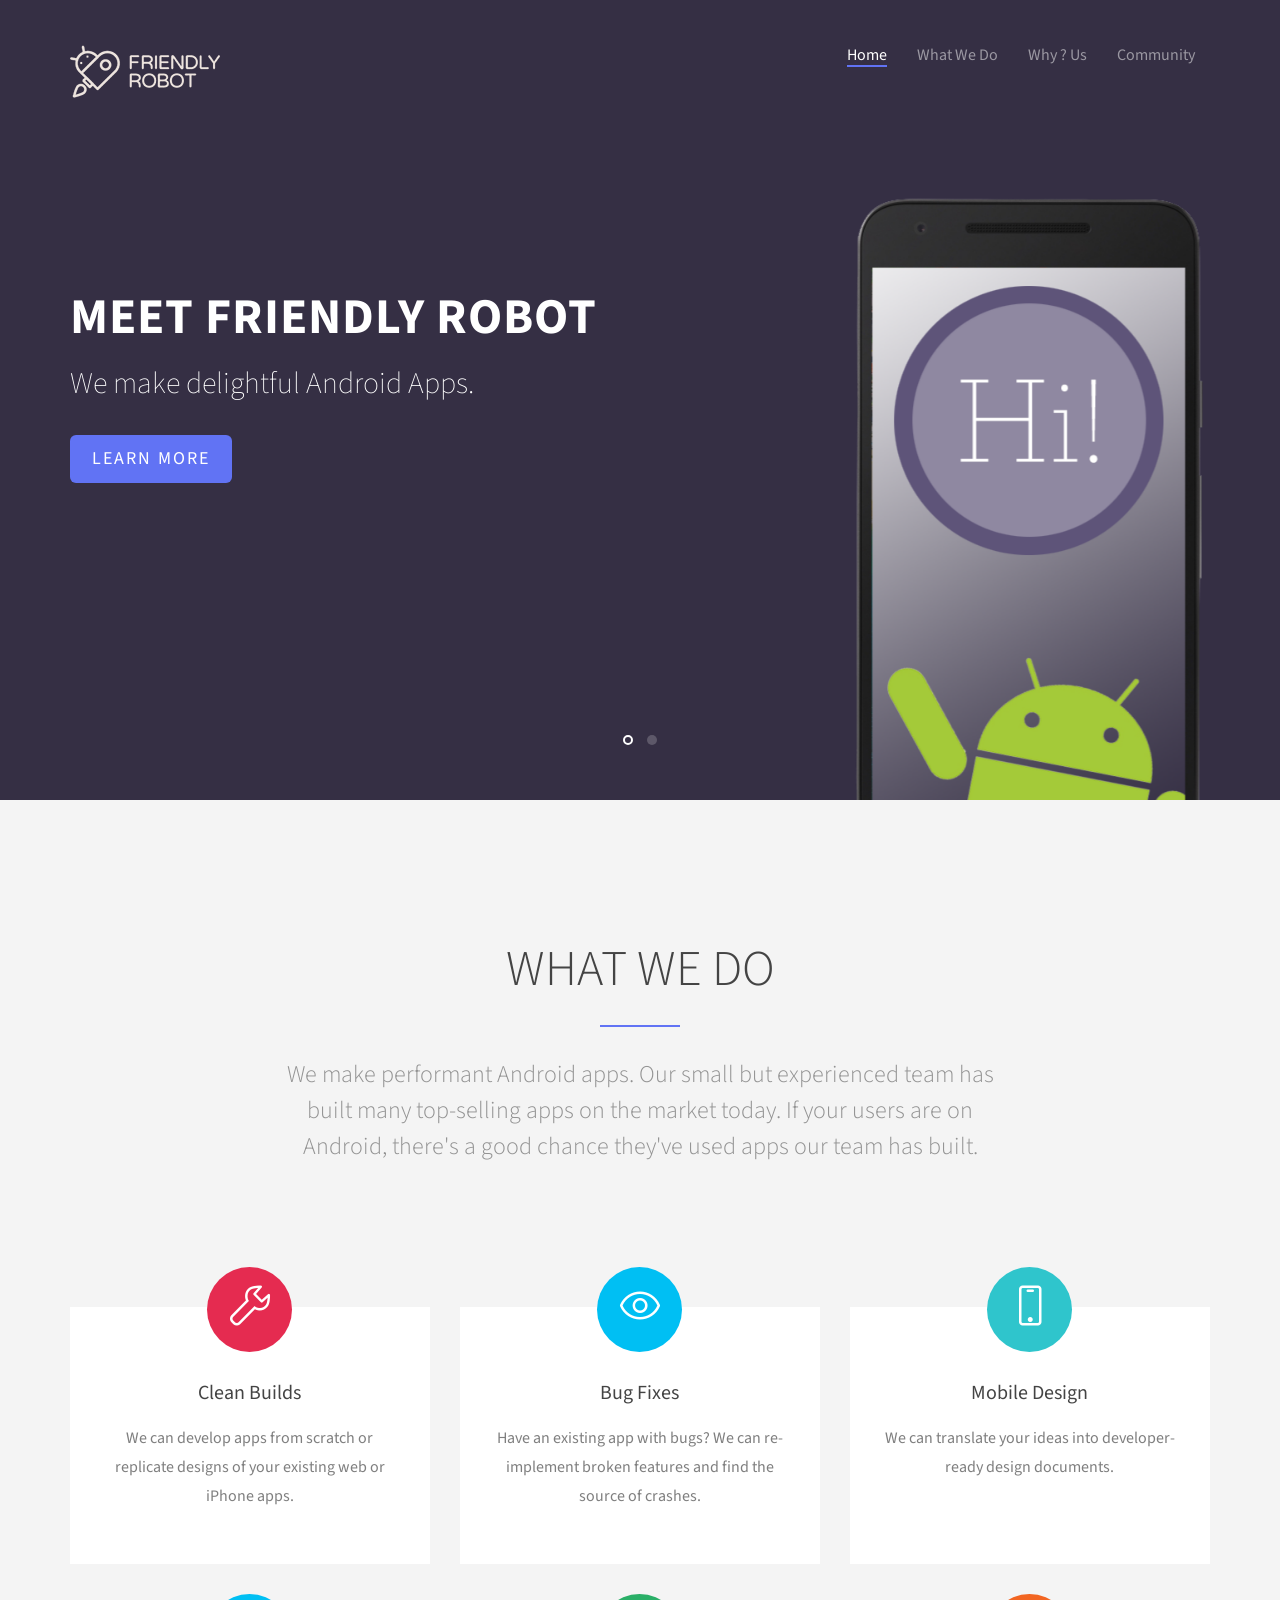
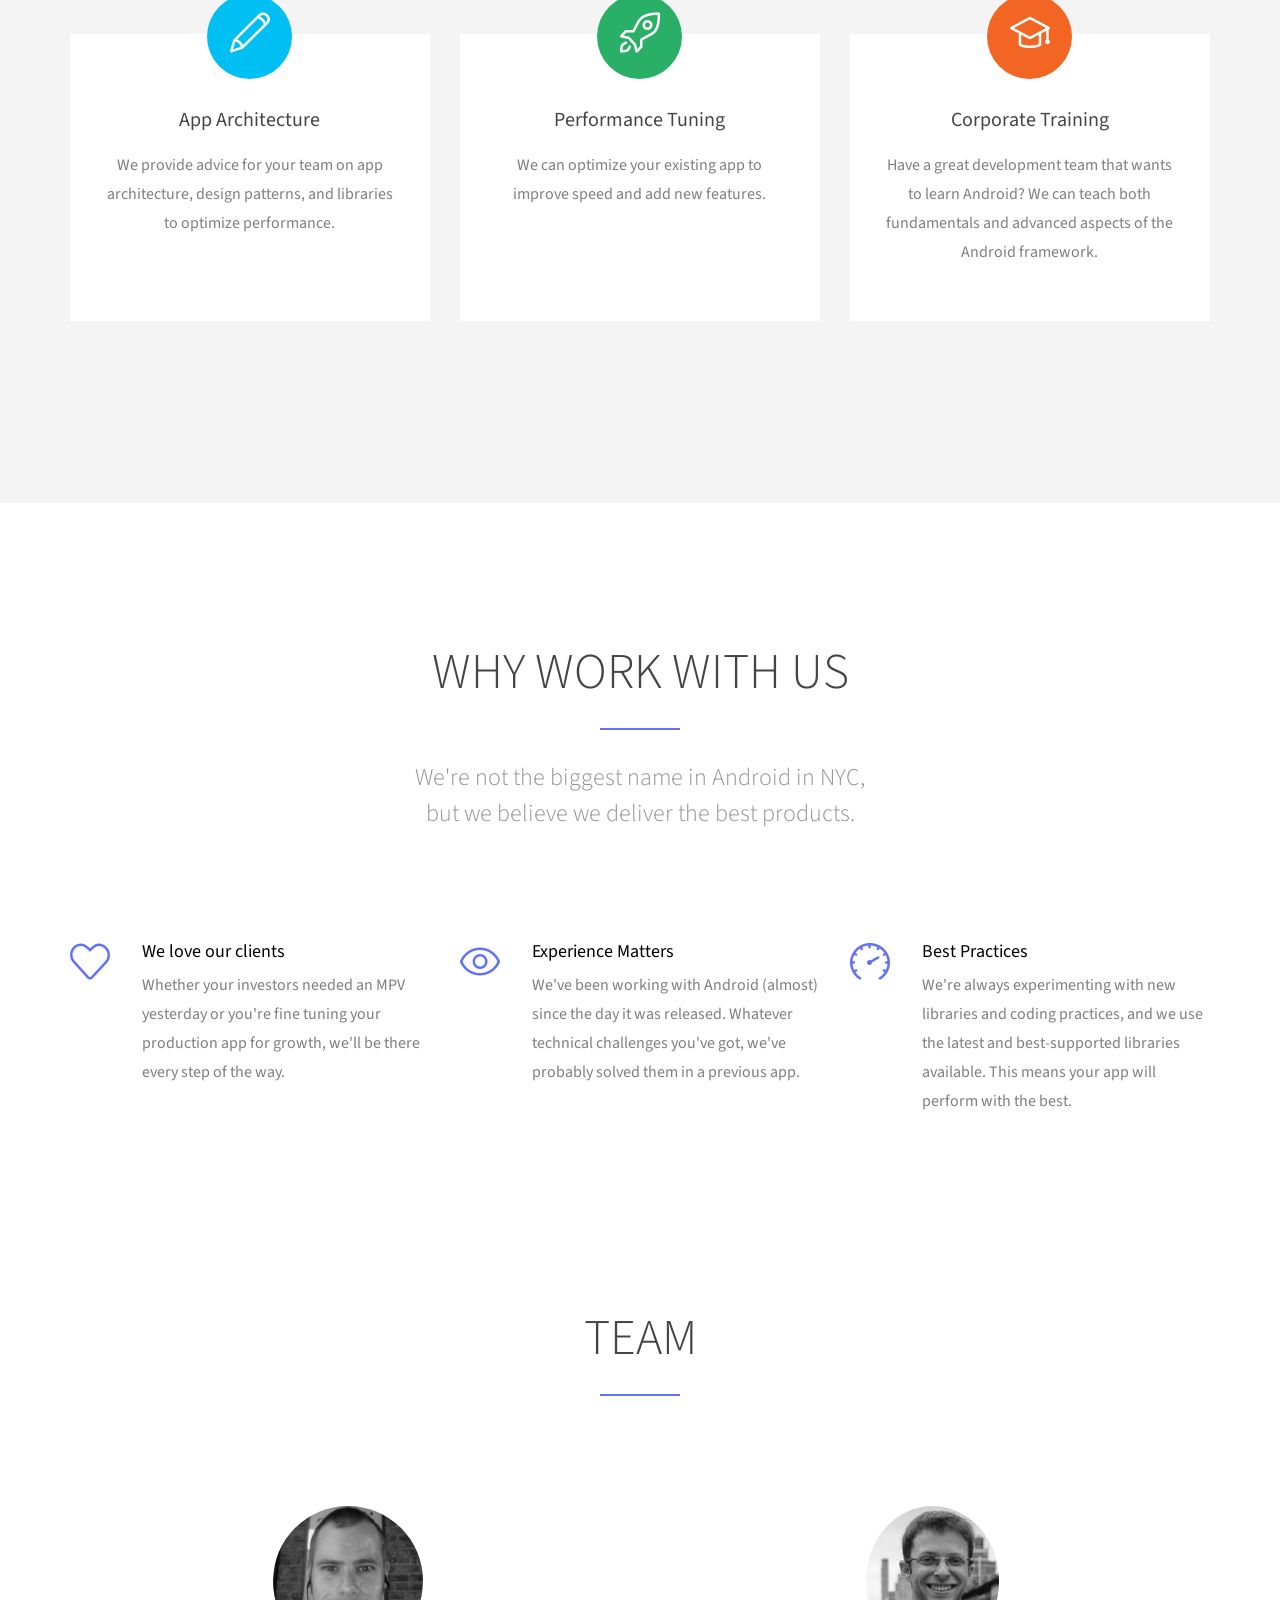
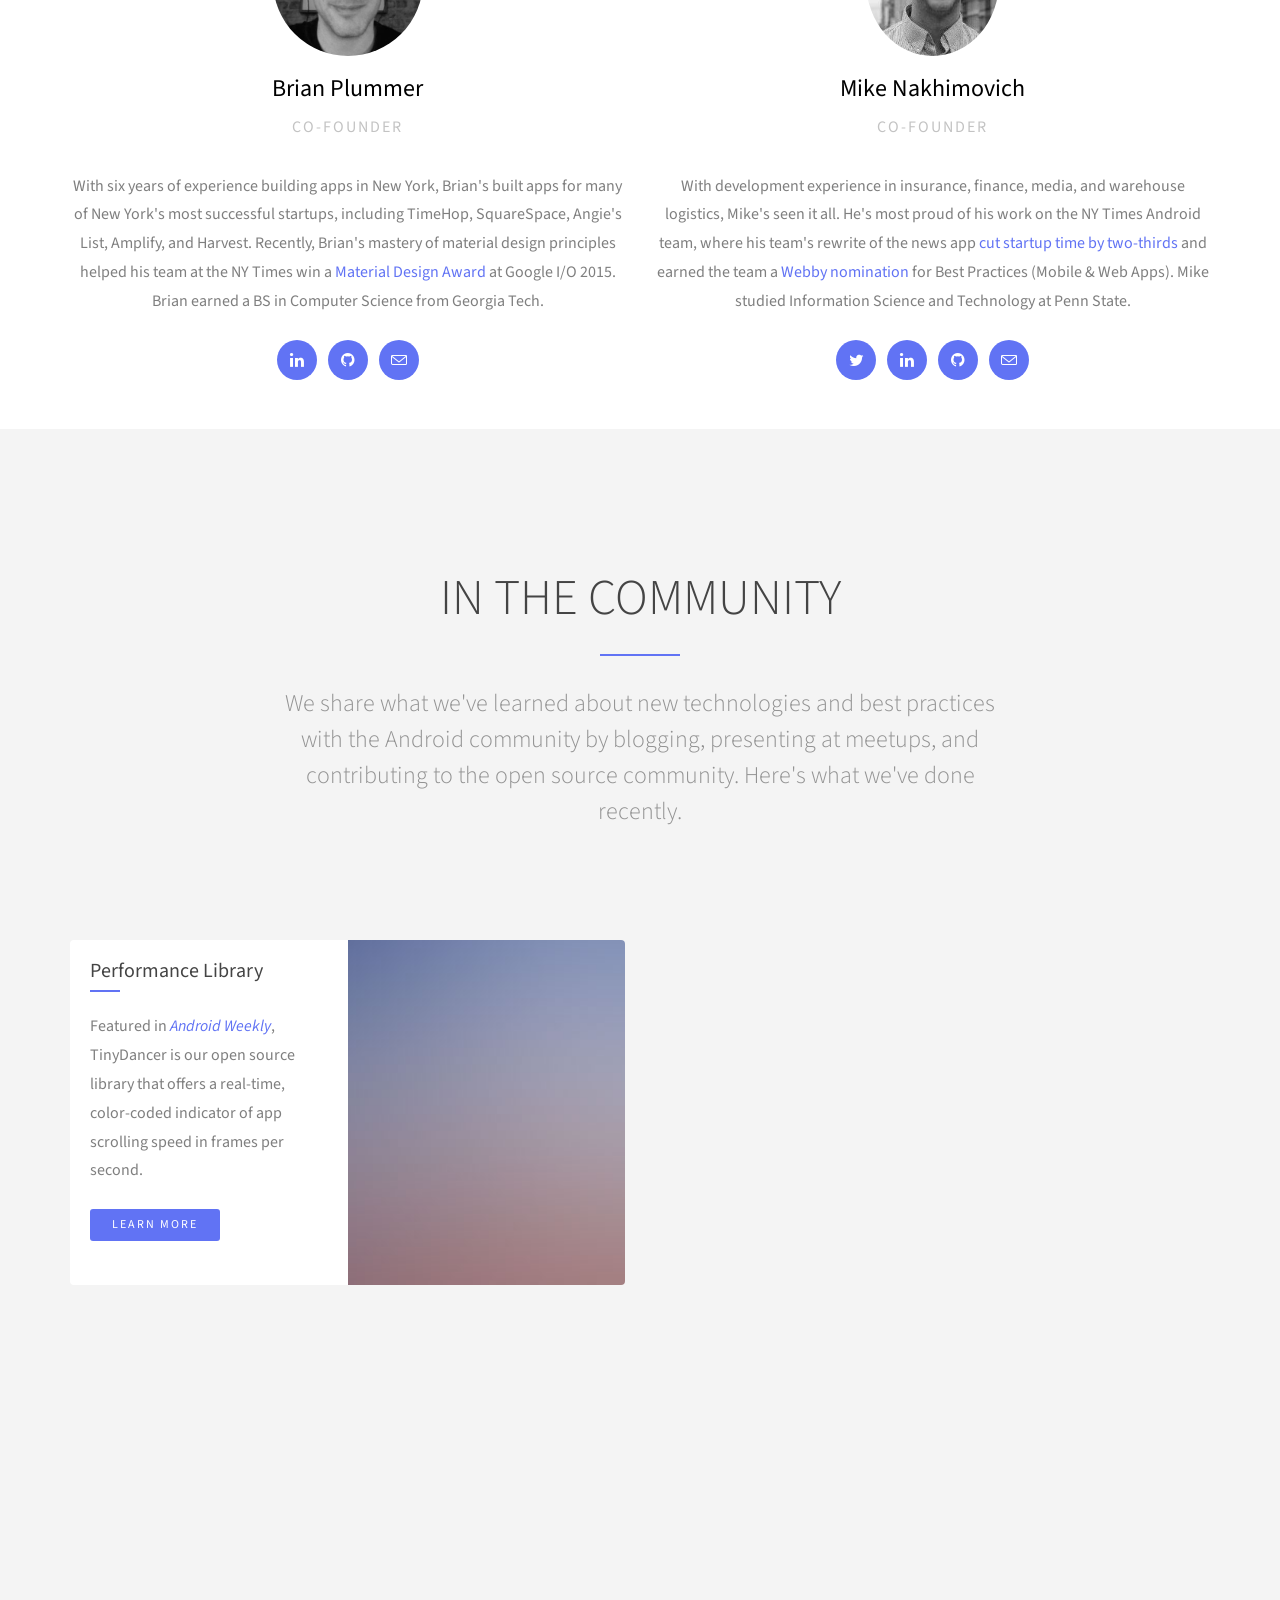
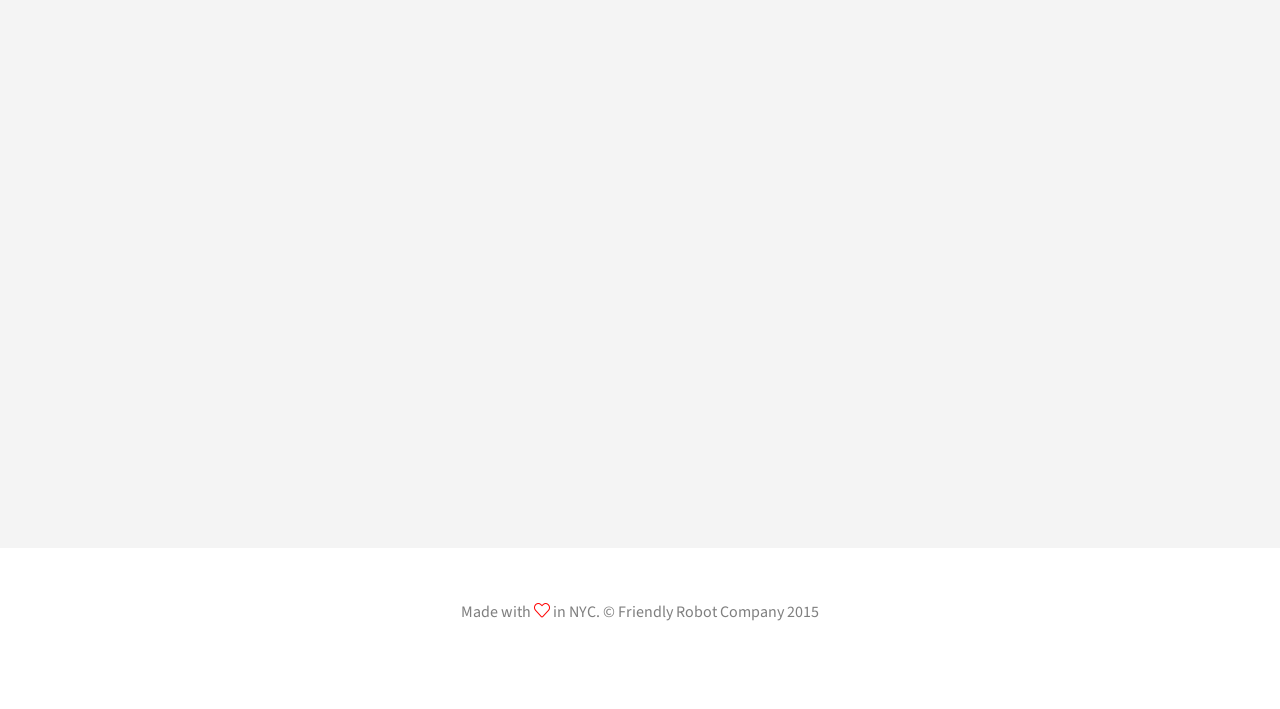
<file: index.html>
<!DOCTYPE html>
<!--[if lt IE 7]>      <html class="no-js lt-ie9 lt-ie8 lt-ie7"> <![endif]-->
<!--[if IE 7]>         <html class="no-js lt-ie9 lt-ie8"> <![endif]-->
<!--[if IE 8]>         <html class="no-js lt-ie9"> <![endif]-->
<!--[if gt IE 8]><!--> <html class="no-js"> <!--<![endif]-->
	<head>
	<meta charset="utf-8">
	<meta http-equiv="X-UA-Compatible" content="IE=edge">
	<title>Meet Friendly Robot</title>
	<meta name="viewport" content="width=device-width, initial-scale=1">
	<meta name="description" content="Android Apps that Delight" />
	<meta name="keywords" content="android, apps, mobile, development, dev shop, New York City, nyc" />
	<meta name="google-site-verification" content="7QA-WjdmzUOYXtWKasJHSiGthdBrsFnerR_AkFbwGaY" />
  <!-- Facebook and Twitter integration -->
	<meta property="og:title" content=""/>
	<meta property="og:image" content=""/>
	<meta property="og:url" content=""/>
	<meta property="og:site_name" content=""/>
	<meta property="og:description" content=""/>
	<meta name="twitter:title" content="" />
	<meta name="twitter:image" content="" />
	<meta name="twitter:url" content="" />
	<meta name="twitter:card" content="" />

	<!-- Place favicon.ico and apple-touch-icon.png in the root directory -->
	<link rel="shortcut icon" href="favicon.ico">

	<link href='https://fonts.googleapis.com/css?family=Source+Sans+Pro:400,300,600,400italic,700' rel='stylesheet' type='text/css'>

	<!-- Animate.css -->
	<link rel="stylesheet" href="css/animate.css">
	<!-- Icomoon Icon Fonts-->
	<link rel="stylesheet" href="css/icomoon.css">
	<!-- Simple Line Icons -->
	<link rel="stylesheet" href="css/simple-line-icons.css">
	<!-- Owl Carousel -->
	<link rel="stylesheet" href="css/owl.carousel.min.css">
	<link rel="stylesheet" href="css/owl.theme.default.min.css">
	<!-- Bootstrap  -->
	<!-- Theme Style  -->
	<link rel="stylesheet" href="css/bootstrap.css">
	<link rel="stylesheet" href="css/turquoise.css">
	<link rel="stylesheet" href="css/style.css">

	<!-- Modernizr JS -->
	<script src="js/modernizr-2.6.2.min.js"></script>
	<!-- FOR IE9 below -->
	<!--[if lt IE 9]>
	<script src="js/respond.min.js"></script>
	<![endif]-->

	</head>
	<body>
	<header role="banner" id="fh5co-header">
			<div class="container">
				<!-- <div class="row"> -->
			    <nav class="navbar navbar-default">
		        <div class="navbar-header">
		        	<!-- Mobile Toggle Menu Button -->
					<a href="#" class="js-fh5co-nav-toggle fh5co-nav-toggle" data-toggle="collapse" data-target="#navbar" aria-expanded="false" aria-controls="navbar"><i></i></a>
		          	<a class="navbar-brand" href="index.html"><img src="images/Friendly_Robot_Logo_White_Small.png" /></a>
		        </div>
		        <div id="navbar" class="navbar-collapse collapse">
		          <ul class="nav navbar-nav navbar-right">
		            <li class="active"><a href="#" data-nav-section="home"><span>Home</span></a></li>
								<li><a href="#" data-nav-section="services"><span>What We Do</span></a></li>
		            <li><a href="#" data-nav-section="features"><span>Why ? Us</span></a></li>
		            <li><a href="#" data-nav-section="press"><span>Community</span></a></li>
		          </ul>
		        </div>
			    </nav>
			  <!-- </div> -->
		  </div>
	</header>

	<div id="slider" data-section="home">
		<div class="owl-carousel owl-carousel-fullwidth">
			<!-- You may change the background color here. -->
			<!--  Slider Page One-->
		    <div class="item" style="background: #352f44;">
		    	<div class="container" style="position: relative;">
		    		<div class="row">
					    <div class="col-md-7 col-sm-7">
			    			<div class="fh5co-owl-text-wrap">
						    	<div class="fh5co-owl-text">
						    		<h1 class="fh5co-lead to-animate">Meet Friendly Robot</h1>
									<h2 class="fh5co-sub-lead to-animate">We make delightful Android Apps.</h3>
									<p class="to-animate-2"><a href="#" data-nav-section="services" class="btn btn-primary btn-lg">Learn More</a></p>
						    	</div>
						    </div>
					    </div>
					    <div class="col-md-4 col-md-push-1 col-sm-4 col-sm-push-1 phone-image">
					    	<div class="phone to-animate-2"><img src="images/phone2.png"></div>
					    </div>
		    		</div>
		    	</div>
		    </div>


				<!-- Slider Page Three -->
		    <div class="item" style="background-image:url(images/slide_5.jpg)">
		    	<div class="overlay"></div>
		    	<div class="container" style="position: relative;">
		    		<div class="row">
		    			<div class="col-md-8 col-md-offset-2 text-center">
		    				<div class="fh5co-owl-text-wrap">
						    	<div class="fh5co-owl-text">
		    						<h1 class="fh5co-lead to-animate">Contact Us</h1>
									<h2 class="fh5co-sub-lead to-animate">Ask how we can help you gain market share </br>with an Android App that your users will <i class="icon-heart"></i></h3>
									<p class="to-animate-2"><a href="mailto:mike@friendlyrobot.nyc?subject=Consulting Inquiry" target="_blank" class="btn btn-primary btn-lg">Contact Us</a></p>
								</div>
							</div>
		    			</div>
		    		</div>
		    	</div>
		    </div>
		</div>
	</div>


	<!-- Our Services  -->
	<div id="fh5co-our-services" data-section="services">
		<div class="container">
			<div class="row row-bottom-padded-sm">
				<div class="col-md-12 section-heading text-center">
					<h2 class="to-animate">What We Do</h2>
					<div class="row">
						<div class="col-md-8 col-md-offset-2 to-animate">
							<h3>We make performant Android apps. Our small but experienced team has built many top-selling apps on the market today. If your users are on Android, there's a good chance they've used apps our team has built.</h3>
						</div>
					</div>
				</div>
			</div>
			<div class="row">
				<div class="col-md-4">
					<div class="box to-animate">
						<div class="icon colored-4"><span><i class="icon-wrench"></i></span></div>
						<h3>Clean Builds</h3>
						<p>We can develop apps from scratch or replicate designs of your existing web or iPhone apps.</p>
					</div>
					<div class="box to-animate">
						<div class="icon colored-2"><span><i class="icon-pencil"></i></span></div>
						<h3>App Architecture</h3>
						<p>We provide advice for your team on app architecture, design patterns, and libraries to optimize performance.</p></br>
					</div>
				</div>
				<div class="col-md-4">
					<div class="box to-animate">
						<div class="icon colored-2"><span><i class="icon-eye"></i></span></div>
						<h3>Bug Fixes</h3>
						<p>Have an existing app with bugs? We can re-implement broken features and find the source of crashes.</p>
					</div>
					<div class="box to-animate">
						<div class="icon colored-1"><span><i class="icon-rocket"></i></span></div>
						<h3>Performance Tuning</h3>
						<p>We can optimize your existing app to improve speed and add new features.</p></br></br>
					</div>
				</div>
				<div class="col-md-4">
					<div class="box to-animate">
						<div class="icon colored-5"><span><i class="icon-screen-smartphone"></i></span></div>
						<h3>Mobile Design</h3>
						<p>We can translate your ideas into developer-ready design documents.</p></br>
					</div>
					<div class="box to-animate">
						<div class="icon colored-3"><span><i class="icon-graduation"></i></span></div>
						<h3>Corporate Training</h3>
						<p>Have a great development team that wants to learn Android? We can teach both fundamentals and advanced aspects of the Android framework.</p>
					</div>
				</div>
			</div>
		</div>
	</div>
	<!-- End Our Services -->


	<div id="fh5co-features" data-section="features">
		<div class="container">
			<div class="row">
				<div class="col-md-12 section-heading text-center">
					<h2 class="single-animate animate-features-1">Why Work With Us</h2>
					<div class="row">
						<div class="col-md-8 col-md-offset-2 single-animate animate-features-2">
							<h3>We're not the biggest name in Android in NYC, </br>but we believe we deliver the best products.</h3>
						</div>
					</div>
				</div>
			</div>
			<div class="row">
				<div class="col-md-4 col-sm-6 col-xs-6 col-xxs-12 fh5co-service to-animate">
					<div class="fh5co-icon"><i class="icon-heart"></i></div>
					<div class="fh5co-desc">
						<h3>We love our clients</h3>
						<p>Whether your investors needed an MPV yesterday or you're fine tuning your production app for growth, we'll be there every step of the way. </p>
					</div>
				</div>
				<div class="col-md-4 col-sm-6 col-xs-6 col-xxs-12 fh5co-service to-animate">
					<div class="fh5co-icon"><i class="icon-eye"></i></div>
					<div class="fh5co-desc">
						<h3>Experience Matters</h3>
						<p>We've been working with Android (almost) since the day it was released. Whatever technical challenges you've got, we've probably solved them in a previous app. </p>
					</div>
				</div>
				<div class="clearfix visible-sm-block visible-xs-block"></div>
				<div class="col-md-4 col-sm-6 col-xs-6 col-xxs-12 fh5co-service to-animate">
					<div class="fh5co-icon"><i class="icon-speedometer"></i></div>
					<div class="fh5co-desc">
						<h3>Best Practices</h3>
						<p>We're always experimenting with new libraries and coding practices, and we use the latest and best-supported libraries available. This means your app will perform with the best. </p>
					</div>
				</div>
			</div>
		</div>
	</div>

	<!-- Our Team -->
<div class="container">
	<div class="row" id="team">
		<div class="col-md-12 section-heading text-center to-animate">
			<h2>Team</h2>
		</div>
		<div class="col-md-12">
			<div class="row">
				<div class="col-md-6 text-center to-animate">
					<div class="person">
						<img src="images/brian.jpg" class="img-responsive img-rounded" alt="Person">
						<h3 class="name">Brian Plummer</h3>
						<div class="position">Co-Founder</div>
						<p>With six years of experience building apps in New York, Brian's built apps for many of New York's most successful startups, including TimeHop, SquareSpace, Angie's List, Amplify, and Harvest. Recently, Brian's mastery of material design principles helped his team at the NY Times win a <a href="https://www.youtube.com/watch?v=sCmg2ND1bZc&feature=youtu.be">Material Design Award</a> at Google I/O 2015. Brian earned a BS in Computer Science from Georgia Tech. </p>
						<ul class="social social-circle">
							<li><a href="https://www.linkedin.com/in/brian-plummer-a566822"><i class="icon-linkedin"></i></a></li>
							<li><a href="https://github.com/brianPlummer"><i class="icon-github"></i></a></li>
								<li><a href="mailto:brian@friendlyrobot.nyc?subject=Consulting Inquiry"><i class="icon-envelope"></i></a></li>
						</ul>
					</div>
				</div>
				<div class="col-md-6 text-center to-animate">
					<div class="person">
						<img src="images/mike.jpg" class="img-responsive img-rounded" alt="Person">
						<h3 class="name">Mike Nakhimovich</h3>
						<div class="position">Co-Founder</div>
						<p>With development experience in insurance, finance, media, and warehouse logistics, Mike's seen it all. He's most proud of his work on the NY Times Android team, where his team's rewrite of the news app <a href="http://blog.nimbledroid.com/2016/03/10/top-news-apps.html">cut startup time by two-thirds</a> and earned the team a <a href="https://pv.webbyawards.com/2016/mobile-sites-apps/features-categories/best-practices">Webby nomination</a> for Best Practices (Mobile &amp;
Web Apps). Mike studied Information Science and Technology at Penn State. </p>
						<ul class="social social-circle">
							<li><a href="https://twitter.com/friendlyMikhail"><i class="icon-twitter"></i></a></li>
							<li><a href="https://www.linkedin.com/in/mikenakh"><i class="icon-linkedin"></i></a></li>
							<li><a href="https://github.com/digitalbuddha"><i class="icon-github"></i></a></li>
							<li><a href="mailto:mike@friendlyrobot.nyc?subject=Consulting Inquiry"><i class="icon-envelope"></i></a></li>
						</ul>
					</div>
				</div>
			</div>
		</div>
	</div>
</div>


	<!-- Media -->
	<div id="fh5co-press" data-section="press">
		<div class="container">
			<div class="row">
				<div class="col-md-12 section-heading text-center">
					<h2 class="single-animate animate-press-1">In the Community</h2>
					<div class="row">
						<div class="col-md-8 col-md-offset-2 subtext single-animate animate-press-2">
							<h3>We share what we've learned about new technologies and best practices with the Android community by blogging, presenting at meetups, and contributing to the open source community. Here's what we've done recently. </h3>
						</div>
					</div>
				</div>
			</div>
			<div class="row">
				<div class="col-md-6">
					<!-- Press Item -->
					<div class="fh5co-press-item to-animate">
						<div class="fh5co-press-img" style="background-image: url(images/img_7.jpg)">
						</div>
						<div class="fh5co-press-text">
							<h3 class="h2 fh5co-press-title">Performance Library<span class="fh5co-border"></span></h3>
							<p>Featured in <i><a href="http://androidweekly.net/issues/issue-180">Android Weekly</a></i>, TinyDancer is our open source library that offers a real-time, color-coded indicator of app scrolling speed in frames per second. </p>
							<p><a href="https://github.com/friendlyrobotnyc/TinyDancer" class="btn btn-primary btn-sm">Learn more</a></p>
						</div>
					</div>
					<!-- Press Item -->
				</div>

				<div class="col-md-6">
					<!-- Press Item -->
					<div class="fh5co-press-item to-animate">
						<div class="fh5co-press-img" style="background-image: url(images/img_8.jpg)">
						</div>
						<div class="fh5co-press-text">
							<h3 class="h2 fh5co-press-title">Architecture<span class="fh5co-border"></span></h3>
							<p>This blog post outlines best practices and helpful libraries for reactive data flows in Android and was featured in <i><a href="http://androidweekly.net/issues/issue-183">Android Weekly</a></i>.</p></br>
							<p><a href="https://medium.com/@theMikhail/take-command-of-android-development-9411af8cf571#.pw8x6jxrc" class="btn btn-primary btn-sm">Read more</a></p>
						</div>
					</div>
					<!-- Press Item -->
				</div>

				<div class="col-md-6">
					<!-- Press Item -->
					<div class="fh5co-press-item to-animate">
						<div class="fh5co-press-img" style="background-image: url(images/img_9.jpg);">
						</div>
						<div class="fh5co-press-text">
							<h3 class="h2 fh5co-press-title">Reactive Programming<span class="fh5co-border"></span></h3>
							<p>Presented at the NYC Java monthly meetup, this talk covers functional reactive programming using RxJava, a popular library for optimizine asynchronous operations. </p>
							<p><a href="http://www.slideshare.net/nakhimovich/intro-to-functional-programming-with-rxjava" class="btn btn-primary btn-sm">View Slides</a></p>
						</div>
					</div>
				</div>

				<div class="col-md-6">
					<div class="fh5co-press-item to-animate">
						<div class="fh5co-press-img" style="background-image: url(images/img_10.jpg);">
						</div>
						<div class="fh5co-press-text">
							<h3 class="h2 fh5co-press-title">Dependency Injection<span class="fh5co-border"></span></h3>
							<p>The basics of dependency injection using Dagger, a popular library, was the focus of this presentation, given at the NYC Google Developer Group.</p></br>
							<p><a href="http://www.slideshare.net/nakhimovich/sword-fighting-with-dagger-gdgnyc-jan-2016" class="btn btn-primary btn-sm">View Slides</a></p>
						</div>
					</div>
				</div>
			</div>
		</div>
	</div>

	<!-- End Media -->


	<footer id="footer" role="contentinfo">
		<div class="container">
			<div class="row row-bottom-padded-sm">
				<div class="col-md-12">
					<p class="copyright text-center">Made with <span style="color: red"<i class="icon-heart"></i></span> in NYC. &copy; Friendly Robot Company 2015</p>
				</div>
			</div>

		</div>
	</footer>



	<!-- jQuery -->
	<script src="js/jquery.min.js"></script>
	<!-- jQuery Easing -->
	<script src="js/jquery.easing.1.3.js"></script>
	<!-- Bootstrap -->
	<script src="js/bootstrap.min.js"></script>
	<!-- Waypoints -->
	<script src="js/jquery.waypoints.min.js"></script>
	<!-- Owl Carousel -->
	<script src="js/owl.carousel.min.js"></script>


	<!-- Main JS (Do not remove) -->
	<script src="js/main.js"></script>
    <script>
	  (function(i,s,o,g,r,a,m){i['GoogleAnalyticsObject']=r;i[r]=i[r]||function(){
	  (i[r].q=i[r].q||[]).push(arguments)},i[r].l=1*new Date();a=s.createElement(o),
	  m=s.getElementsByTagName(o)[0];a.async=1;a.src=g;m.parentNode.insertBefore(a,m)
	  })(window,document,'script','https://www.google-analytics.com/analytics.js','ga');

	  ga('create', 'UA-76921100-1', 'auto');
	  ga('send', 'pageview');

    </script>
	</body>
</html>
</file>
<file: css/icomoon.css>
@font-face {
	font-family: 'icomoon';
	src:url('../fonts/icomoon/icomoon.eot?qtatmt');
	src:url('../fonts/icomoon/icomoon.eot?qtatmt#iefix') format('embedded-opentype'),
		url('../fonts/icomoon/icomoon.ttf?qtatmt') format('truetype'),
		url('../fonts/icomoon/icomoon.woff?qtatmt') format('woff'),
		url('../fonts/icomoon/icomoon.svg?qtatmt#icomoon') format('svg');
	font-weight: normal;
	font-style: normal;
}

[class^="icon-"], [class*=" icon-"] {
	font-family: 'icomoon';
	speak: none;
	font-style: normal;
	font-weight: normal;
	font-variant: normal;
	text-transform: none;
	line-height: 1;

	/* Better Font Rendering =========== */
	-webkit-font-smoothing: antialiased;
	-moz-osx-font-smoothing: grayscale;
}

.icon-glass:before {
	content: "\f000";
}
.icon-music:before {
	content: "\f001";
}
.icon-search2:before {
	content: "\f002";
}
.icon-envelope-o:before {
	content: "\f003";
}
.icon-heart:before {
	content: "\f004";
}
.icon-star:before {
	content: "\f005";
}
.icon-star-o:before {
	content: "\f006";
}
.icon-user:before {
	content: "\f007";
}
.icon-film:before {
	content: "\f008";
}
.icon-th-large:before {
	content: "\f009";
}
.icon-th:before {
	content: "\f00a";
}
.icon-th-list:before {
	content: "\f00b";
}
.icon-check:before {
	content: "\f00c";
}
.icon-close:before {
	content: "\f00d";
}
.icon-remove:before {
	content: "\f00d";
}
.icon-times:before {
	content: "\f00d";
}
.icon-search-plus:before {
	content: "\f00e";
}
.icon-search-minus:before {
	content: "\f010";
}
.icon-power-off:before {
	content: "\f011";
}
.icon-signal:before {
	content: "\f012";
}
.icon-cog:before {
	content: "\f013";
}
.icon-gear:before {
	content: "\f013";
}
.icon-trash-o:before {
	content: "\f014";
}
.icon-home:before {
	content: "\f015";
}
.icon-file-o:before {
	content: "\f016";
}
.icon-clock-o:before {
	content: "\f017";
}
.icon-road:before {
	content: "\f018";
}
.icon-download:before {
	content: "\f019";
}
.icon-arrow-circle-o-down:before {
	content: "\f01a";
}
.icon-arrow-circle-o-up:before {
	content: "\f01b";
}
.icon-inbox:before {
	content: "\f01c";
}
.icon-play-circle-o:before {
	content: "\f01d";
}
.icon-repeat2:before {
	content: "\f01e";
}
.icon-rotate-right:before {
	content: "\f01e";
}
.icon-refresh:before {
	content: "\f021";
}
.icon-list-alt:before {
	content: "\f022";
}
.icon-lock:before {
	content: "\f023";
}
.icon-flag:before {
	content: "\f024";
}
.icon-headphones:before {
	content: "\f025";
}
.icon-volume-off:before {
	content: "\f026";
}
.icon-volume-down:before {
	content: "\f027";
}
.icon-volume-up:before {
	content: "\f028";
}
.icon-qrcode:before {
	content: "\f029";
}
.icon-barcode:before {
	content: "\f02a";
}
.icon-tag:before {
	content: "\f02b";
}
.icon-tags:before {
	content: "\f02c";
}
.icon-book:before {
	content: "\f02d";
}
.icon-bookmark:before {
	content: "\f02e";
}
.icon-print:before {
	content: "\f02f";
}
.icon-camera:before {
	content: "\f030";
}
.icon-font:before {
	content: "\f031";
}
.icon-bold:before {
	content: "\f032";
}
.icon-italic:before {
	content: "\f033";
}
.icon-text-height:before {
	content: "\f034";
}
.icon-text-width:before {
	content: "\f035";
}
.icon-align-left:before {
	content: "\f036";
}
.icon-align-center2:before {
	content: "\f037";
}
.icon-align-right:before {
	content: "\f038";
}
.icon-align-justify2:before {
	content: "\f039";
}
.icon-list:before {
	content: "\f03a";
}
.icon-dedent:before {
	content: "\f03b";
}
.icon-outdent:before {
	content: "\f03b";
}
.icon-indent:before {
	content: "\f03c";
}
.icon-video-camera:before {
	content: "\f03d";
}
.icon-image:before {
	content: "\f03e";
}
.icon-photo:before {
	content: "\f03e";
}
.icon-picture-o:before {
	content: "\f03e";
}
.icon-pencil:before {
	content: "\f040";
}
.icon-map-marker:before {
	content: "\f041";
}
.icon-adjust:before {
	content: "\f042";
}
.icon-tint:before {
	content: "\f043";
}
.icon-edit:before {
	content: "\f044";
}
.icon-pencil-square-o:before {
	content: "\f044";
}
.icon-share-square-o:before {
	content: "\f045";
}
.icon-check-square-o:before {
	content: "\f046";
}
.icon-arrows:before {
	content: "\f047";
}
.icon-step-backward:before {
	content: "\f048";
}
.icon-fast-backward:before {
	content: "\f049";
}
.icon-backward:before {
	content: "\f04a";
}
.icon-play2:before {
	content: "\f04b";
}
.icon-pause2:before {
	content: "\f04c";
}
.icon-stop2:before {
	content: "\f04d";
}
.icon-forward:before {
	content: "\f04e";
}
.icon-fast-forward2:before {
	content: "\f050";
}
.icon-step-forward:before {
	content: "\f051";
}
.icon-eject:before {
	content: "\f052";
}
.icon-chevron-left:before {
	content: "\f053";
}
.icon-chevron-right:before {
	content: "\f054";
}
.icon-plus-circle:before {
	content: "\f055";
}
.icon-minus-circle:before {
	content: "\f056";
}
.icon-times-circle:before {
	content: "\f057";
}
.icon-check-circle:before {
	content: "\f058";
}
.icon-question-circle:before {
	content: "\f059";
}
.icon-info-circle:before {
	content: "\f05a";
}
.icon-crosshairs:before {
	content: "\f05b";
}
.icon-times-circle-o:before {
	content: "\f05c";
}
.icon-check-circle-o:before {
	content: "\f05d";
}
.icon-ban2:before {
	content: "\f05e";
}
.icon-arrow-left:before {
	content: "\f060";
}
.icon-arrow-right:before {
	content: "\f061";
}
.icon-arrow-up:before {
	content: "\f062";
}
.icon-arrow-down:before {
	content: "\f063";
}
.icon-mail-forward:before {
	content: "\f064";
}
.icon-share:before {
	content: "\f064";
}
.icon-expand2:before {
	content: "\f065";
}
.icon-compress:before {
	content: "\f066";
}
.icon-plus:before {
	content: "\f067";
}
.icon-minus:before {
	content: "\f068";
}
.icon-asterisk:before {
	content: "\f069";
}
.icon-exclamation-circle:before {
	content: "\f06a";
}
.icon-gift:before {
	content: "\f06b";
}
.icon-leaf:before {
	content: "\f06c";
}
.icon-fire:before {
	content: "\f06d";
}
.icon-eye:before {
	content: "\f06e";
}
.icon-eye-slash:before {
	content: "\f070";
}
.icon-exclamation-triangle:before {
	content: "\f071";
}
.icon-warning:before {
	content: "\f071";
}
.icon-plane:before {
	content: "\f072";
}
.icon-calendar:before {
	content: "\f073";
}
.icon-random:before {
	content: "\f074";
}
.icon-comment:before {
	content: "\f075";
}
.icon-magnet:before {
	content: "\f076";
}
.icon-chevron-up:before {
	content: "\f077";
}
.icon-chevron-down:before {
	content: "\f078";
}
.icon-retweet:before {
	content: "\f079";
}
.icon-shopping-cart:before {
	content: "\f07a";
}
.icon-folder:before {
	content: "\f07b";
}
.icon-folder-open:before {
	content: "\f07c";
}
.icon-arrows-v:before {
	content: "\f07d";
}
.icon-arrows-h:before {
	content: "\f07e";
}
.icon-bar-chart:before {
	content: "\f080";
}
.icon-bar-chart-o:before {
	content: "\f080";
}
.icon-twitter-square:before {
	content: "\f081";
}
.icon-facebook-square:before {
	content: "\f082";
}
.icon-camera-retro:before {
	content: "\f083";
}
.icon-key:before {
	content: "\f084";
}
.icon-cogs:before {
	content: "\f085";
}
.icon-gears:before {
	content: "\f085";
}
.icon-comments:before {
	content: "\f086";
}
.icon-thumbs-o-up:before {
	content: "\f087";
}
.icon-thumbs-o-down:before {
	content: "\f088";
}
.icon-star-half:before {
	content: "\f089";
}
.icon-heart-o:before {
	content: "\f08a";
}
.icon-sign-out:before {
	content: "\f08b";
}
.icon-linkedin-square:before {
	content: "\f08c";
}
.icon-thumb-tack:before {
	content: "\f08d";
}
.icon-external-link:before {
	content: "\f08e";
}
.icon-sign-in:before {
	content: "\f090";
}
.icon-trophy:before {
	content: "\f091";
}
.icon-github-square:before {
	content: "\f092";
}
.icon-upload:before {
	content: "\f093";
}
.icon-lemon-o:before {
	content: "\f094";
}
.icon-phone:before {
	content: "\f095";
}
.icon-square-o:before {
	content: "\f096";
}
.icon-bookmark-o:before {
	content: "\f097";
}
.icon-phone-square:before {
	content: "\f098";
}
.icon-twitter:before {
	content: "\f099";
}
.icon-facebook:before {
	content: "\f09a";
}
.icon-facebook-f:before {
	content: "\f09a";
}
.icon-github:before {
	content: "\f09b";
}
.icon-unlock2:before {
	content: "\f09c";
}
.icon-credit-card:before {
	content: "\f09d";
}
.icon-feed:before {
	content: "\f09e";
}
.icon-rss:before {
	content: "\f09e";
}
.icon-hdd-o:before {
	content: "\f0a0";
}
.icon-bullhorn:before {
	content: "\f0a1";
}
.icon-bell-o:before {
	content: "\f0a2";
}
.icon-certificate:before {
	content: "\f0a3";
}
.icon-hand-o-right:before {
	content: "\f0a4";
}
.icon-hand-o-left:before {
	content: "\f0a5";
}
.icon-hand-o-up:before {
	content: "\f0a6";
}
.icon-hand-o-down:before {
	content: "\f0a7";
}
.icon-arrow-circle-left:before {
	content: "\f0a8";
}
.icon-arrow-circle-right:before {
	content: "\f0a9";
}
.icon-arrow-circle-up:before {
	content: "\f0aa";
}
.icon-arrow-circle-down:before {
	content: "\f0ab";
}
.icon-globe:before {
	content: "\f0ac";
}
.icon-wrench:before {
	content: "\f0ad";
}
.icon-tasks:before {
	content: "\f0ae";
}
.icon-filter:before {
	content: "\f0b0";
}
.icon-briefcase:before {
	content: "\f0b1";
}
.icon-arrows-alt:before {
	content: "\f0b2";
}
.icon-group:before {
	content: "\f0c0";
}
.icon-users:before {
	content: "\f0c0";
}
.icon-chain:before {
	content: "\f0c1";
}
.icon-link:before {
	content: "\f0c1";
}
.icon-cloud:before {
	content: "\f0c2";
}
.icon-flask:before {
	content: "\f0c3";
}
.icon-cut:before {
	content: "\f0c4";
}
.icon-scissors:before {
	content: "\f0c4";
}
.icon-copy:before {
	content: "\f0c5";
}
.icon-files-o:before {
	content: "\f0c5";
}
.icon-paperclip:before {
	content: "\f0c6";
}
.icon-floppy-o:before {
	content: "\f0c7";
}
.icon-save:before {
	content: "\f0c7";
}
.icon-square:before {
	content: "\f0c8";
}
.icon-bars:before {
	content: "\f0c9";
}
.icon-navicon:before {
	content: "\f0c9";
}
.icon-reorder:before {
	content: "\f0c9";
}
.icon-list-ul:before {
	content: "\f0ca";
}
.icon-list-ol:before {
	content: "\f0cb";
}
.icon-strikethrough:before {
	content: "\f0cc";
}
.icon-underline:before {
	content: "\f0cd";
}
.icon-table:before {
	content: "\f0ce";
}
.icon-magic:before {
	content: "\f0d0";
}
.icon-truck:before {
	content: "\f0d1";
}
.icon-pinterest:before {
	content: "\f0d2";
}
.icon-pinterest-square:before {
	content: "\f0d3";
}
.icon-google-plus-square:before {
	content: "\f0d4";
}
.icon-google-plus:before {
	content: "\f0d5";
}
.icon-money:before {
	content: "\f0d6";
}
.icon-caret-down:before {
	content: "\f0d7";
}
.icon-caret-up:before {
	content: "\f0d8";
}
.icon-caret-left:before {
	content: "\f0d9";
}
.icon-caret-right:before {
	content: "\f0da";
}
.icon-columns2:before {
	content: "\f0db";
}
.icon-sort:before {
	content: "\f0dc";
}
.icon-unsorted:before {
	content: "\f0dc";
}
.icon-sort-desc:before {
	content: "\f0dd";
}
.icon-sort-down:before {
	content: "\f0dd";
}
.icon-sort-asc:before {
	content: "\f0de";
}
.icon-sort-up:before {
	content: "\f0de";
}
.icon-envelope:before {
	content: "\f0e0";
}
.icon-linkedin:before {
	content: "\f0e1";
}
.icon-rotate-left:before {
	content: "\f0e2";
}
.icon-undo:before {
	content: "\f0e2";
}
.icon-gavel:before {
	content: "\f0e3";
}
.icon-legal:before {
	content: "\f0e3";
}
.icon-dashboard:before {
	content: "\f0e4";
}
.icon-tachometer:before {
	content: "\f0e4";
}
.icon-comment-o:before {
	content: "\f0e5";
}
.icon-comments-o:before {
	content: "\f0e6";
}
.icon-bolt:before {
	content: "\f0e7";
}
.icon-flash:before {
	content: "\f0e7";
}
.icon-sitemap:before {
	content: "\f0e8";
}
.icon-umbrella2:before {
	content: "\f0e9";
}
.icon-clipboard:before {
	content: "\f0ea";
}
.icon-paste:before {
	content: "\f0ea";
}
.icon-lightbulb-o:before {
	content: "\f0eb";
}
.icon-exchange:before {
	content: "\f0ec";
}
.icon-cloud-download2:before {
	content: "\f0ed";
}
.icon-cloud-upload2:before {
	content: "\f0ee";
}
.icon-user-md:before {
	content: "\f0f0";
}
.icon-stethoscope:before {
	content: "\f0f1";
}
.icon-suitcase:before {
	content: "\f0f2";
}
.icon-bell:before {
	content: "\f0f3";
}
.icon-coffee:before {
	content: "\f0f4";
}
.icon-cutlery:before {
	content: "\f0f5";
}
.icon-file-text-o:before {
	content: "\f0f6";
}
.icon-building-o:before {
	content: "\f0f7";
}
.icon-hospital-o:before {
	content: "\f0f8";
}
.icon-ambulance:before {
	content: "\f0f9";
}
.icon-medkit:before {
	content: "\f0fa";
}
.icon-fighter-jet:before {
	content: "\f0fb";
}
.icon-beer:before {
	content: "\f0fc";
}
.icon-h-square:before {
	content: "\f0fd";
}
.icon-plus-square:before {
	content: "\f0fe";
}
.icon-angle-double-left:before {
	content: "\f100";
}
.icon-angle-double-right:before {
	content: "\f101";
}
.icon-angle-double-up:before {
	content: "\f102";
}
.icon-angle-double-down:before {
	content: "\f103";
}
.icon-angle-left:before {
	content: "\f104";
}
.icon-angle-right:before {
	content: "\f105";
}
.icon-angle-up:before {
	content: "\f106";
}
.icon-angle-down:before {
	content: "\f107";
}
.icon-desktop:before {
	content: "\f108";
}
.icon-laptop:before {
	content: "\f109";
}
.icon-tablet:before {
	content: "\f10a";
}
.icon-mobile:before {
	content: "\f10b";
}
.icon-mobile-phone:before {
	content: "\f10b";
}
.icon-circle-o:before {
	content: "\f10c";
}
.icon-quote-left:before {
	content: "\f10d";
}
.icon-quote-right:before {
	content: "\f10e";
}
.icon-spinner:before {
	content: "\f110";
}
.icon-circle:before {
	content: "\f111";
}
.icon-mail-reply:before {
	content: "\f112";
}
.icon-reply:before {
	content: "\f112";
}
.icon-github-alt:before {
	content: "\f113";
}
.icon-folder-o:before {
	content: "\f114";
}
.icon-folder-open-o:before {
	content: "\f115";
}
.icon-smile-o:before {
	content: "\f118";
}
.icon-frown-o:before {
	content: "\f119";
}
.icon-meh-o:before {
	content: "\f11a";
}
.icon-gamepad:before {
	content: "\f11b";
}
.icon-keyboard-o:before {
	content: "\f11c";
}
.icon-flag-o:before {
	content: "\f11d";
}
.icon-flag-checkered:before {
	content: "\f11e";
}
.icon-terminal:before {
	content: "\f120";
}
.icon-code:before {
	content: "\f121";
}
.icon-mail-reply-all:before {
	content: "\f122";
}
.icon-reply-all:before {
	content: "\f122";
}
.icon-star-half-empty:before {
	content: "\f123";
}
.icon-star-half-full:before {
	content: "\f123";
}
.icon-star-half-o:before {
	content: "\f123";
}
.icon-location-arrow:before {
	content: "\f124";
}
.icon-crop:before {
	content: "\f125";
}
.icon-code-fork:before {
	content: "\f126";
}
.icon-chain-broken:before {
	content: "\f127";
}
.icon-unlink:before {
	content: "\f127";
}
.icon-question:before {
	content: "\f128";
}
.icon-info:before {
	content: "\f129";
}
.icon-exclamation:before {
	content: "\f12a";
}
.icon-superscript:before {
	content: "\f12b";
}
.icon-subscript:before {
	content: "\f12c";
}
.icon-eraser:before {
	content: "\f12d";
}
.icon-puzzle-piece:before {
	content: "\f12e";
}
.icon-microphone2:before {
	content: "\f130";
}
.icon-microphone-slash:before {
	content: "\f131";
}
.icon-shield:before {
	content: "\f132";
}
.icon-calendar-o:before {
	content: "\f133";
}
.icon-fire-extinguisher:before {
	content: "\f134";
}
.icon-rocket:before {
	content: "\f135";
}
.icon-maxcdn:before {
	content: "\f136";
}
.icon-chevron-circle-left:before {
	content: "\f137";
}
.icon-chevron-circle-right:before {
	content: "\f138";
}
.icon-chevron-circle-up:before {
	content: "\f139";
}
.icon-chevron-circle-down:before {
	content: "\f13a";
}
.icon-html5:before {
	content: "\f13b";
}
.icon-css3:before {
	content: "\f13c";
}
.icon-anchor2:before {
	content: "\f13d";
}
.icon-unlock-alt:before {
	content: "\f13e";
}
.icon-bullseye:before {
	content: "\f140";
}
.icon-ellipsis-h:before {
	content: "\f141";
}
.icon-ellipsis-v:before {
	content: "\f142";
}
.icon-rss-square:before {
	content: "\f143";
}
.icon-play-circle:before {
	content: "\f144";
}
.icon-ticket:before {
	content: "\f145";
}
.icon-minus-square:before {
	content: "\f146";
}
.icon-minus-square-o:before {
	content: "\f147";
}
.icon-level-up:before {
	content: "\f148";
}
.icon-level-down:before {
	content: "\f149";
}
.icon-check-square:before {
	content: "\f14a";
}
.icon-pencil-square:before {
	content: "\f14b";
}
.icon-external-link-square:before {
	content: "\f14c";
}
.icon-share-square:before {
	content: "\f14d";
}
.icon-compass:before {
	content: "\f14e";
}
.icon-caret-square-o-down:before {
	content: "\f150";
}
.icon-toggle-down:before {
	content: "\f150";
}
.icon-caret-square-o-up:before {
	content: "\f151";
}
.icon-toggle-up:before {
	content: "\f151";
}
.icon-caret-square-o-right:before {
	content: "\f152";
}
.icon-toggle-right:before {
	content: "\f152";
}
.icon-eur:before {
	content: "\f153";
}
.icon-euro:before {
	content: "\f153";
}
.icon-gbp:before {
	content: "\f154";
}
.icon-dollar:before {
	content: "\f155";
}
.icon-usd:before {
	content: "\f155";
}
.icon-inr:before {
	content: "\f156";
}
.icon-rupee:before {
	content: "\f156";
}
.icon-cny:before {
	content: "\f157";
}
.icon-jpy:before {
	content: "\f157";
}
.icon-rmb:before {
	content: "\f157";
}
.icon-yen:before {
	content: "\f157";
}
.icon-rouble:before {
	content: "\f158";
}
.icon-rub:before {
	content: "\f158";
}
.icon-ruble:before {
	content: "\f158";
}
.icon-krw:before {
	content: "\f159";
}
.icon-won:before {
	content: "\f159";
}
.icon-bitcoin:before {
	content: "\f15a";
}
.icon-btc:before {
	content: "\f15a";
}
.icon-file2:before {
	content: "\f15b";
}
.icon-file-text:before {
	content: "\f15c";
}
.icon-sort-alpha-asc:before {
	content: "\f15d";
}
.icon-sort-alpha-desc:before {
	content: "\f15e";
}
.icon-sort-amount-asc:before {
	content: "\f160";
}
.icon-sort-amount-desc:before {
	content: "\f161";
}
.icon-sort-numeric-asc:before {
	content: "\f162";
}
.icon-sort-numeric-desc:before {
	content: "\f163";
}
.icon-thumbs-up:before {
	content: "\f164";
}
.icon-thumbs-down:before {
	content: "\f165";
}
.icon-youtube-square:before {
	content: "\f166";
}
.icon-youtube:before {
	content: "\f167";
}
.icon-xing:before {
	content: "\f168";
}
.icon-xing-square:before {
	content: "\f169";
}
.icon-youtube-play:before {
	content: "\f16a";
}
.icon-dropbox:before {
	content: "\f16b";
}
.icon-stack-overflow:before {
	content: "\f16c";
}
.icon-instagram:before {
	content: "\f16d";
}
.icon-flickr:before {
	content: "\f16e";
}
.icon-adn:before {
	content: "\f170";
}
.icon-bitbucket:before {
	content: "\f171";
}
.icon-bitbucket-square:before {
	content: "\f172";
}
.icon-tumblr:before {
	content: "\f173";
}
.icon-tumblr-square:before {
	content: "\f174";
}
.icon-long-arrow-down:before {
	content: "\f175";
}
.icon-long-arrow-up:before {
	content: "\f176";
}
.icon-long-arrow-left:before {
	content: "\f177";
}
.icon-long-arrow-right:before {
	content: "\f178";
}
.icon-apple:before {
	content: "\f179";
}
.icon-windows:before {
	content: "\f17a";
}
.icon-android:before {
	content: "\f17b";
}
.icon-linux:before {
	content: "\f17c";
}
.icon-dribbble:before {
	content: "\f17d";
}
.icon-skype:before {
	content: "\f17e";
}
.icon-foursquare:before {
	content: "\f180";
}
.icon-trello:before {
	content: "\f181";
}
.icon-female:before {
	content: "\f182";
}
.icon-male:before {
	content: "\f183";
}
.icon-gittip:before {
	content: "\f184";
}
.icon-gratipay:before {
	content: "\f184";
}
.icon-sun-o:before {
	content: "\f185";
}
.icon-moon-o:before {
	content: "\f186";
}
.icon-archive:before {
	content: "\f187";
}
.icon-bug:before {
	content: "\f188";
}
.icon-vk:before {
	content: "\f189";
}
.icon-weibo:before {
	content: "\f18a";
}
.icon-renren:before {
	content: "\f18b";
}
.icon-pagelines:before {
	content: "\f18c";
}
.icon-stack-exchange:before {
	content: "\f18d";
}
.icon-arrow-circle-o-right:before {
	content: "\f18e";
}
.icon-arrow-circle-o-left:before {
	content: "\f190";
}
.icon-caret-square-o-left:before {
	content: "\f191";
}
.icon-toggle-left:before {
	content: "\f191";
}
.icon-dot-circle-o:before {
	content: "\f192";
}
.icon-wheelchair:before {
	content: "\f193";
}
.icon-vimeo-square:before {
	content: "\f194";
}
.icon-try:before {
	content: "\f195";
}
.icon-turkish-lira:before {
	content: "\f195";
}
.icon-plus-square-o:before {
	content: "\f196";
}
.icon-space-shuttle:before {
	content: "\f197";
}
.icon-slack:before {
	content: "\f198";
}
.icon-envelope-square:before {
	content: "\f199";
}
.icon-wordpress:before {
	content: "\f19a";
}
.icon-openid:before {
	content: "\f19b";
}
.icon-bank:before {
	content: "\f19c";
}
.icon-institution:before {
	content: "\f19c";
}
.icon-university:before {
	content: "\f19c";
}
.icon-graduation-cap:before {
	content: "\f19d";
}
.icon-mortar-board:before {
	content: "\f19d";
}
.icon-yahoo:before {
	content: "\f19e";
}
.icon-google:before {
	content: "\f1a0";
}
.icon-reddit:before {
	content: "\f1a1";
}
.icon-reddit-square:before {
	content: "\f1a2";
}
.icon-stumbleupon-circle:before {
	content: "\f1a3";
}
.icon-stumbleupon:before {
	content: "\f1a4";
}
.icon-delicious:before {
	content: "\f1a5";
}
.icon-digg:before {
	content: "\f1a6";
}
.icon-pied-piper:before {
	content: "\f1a7";
}
.icon-pied-piper-alt:before {
	content: "\f1a8";
}
.icon-drupal:before {
	content: "\f1a9";
}
.icon-joomla:before {
	content: "\f1aa";
}
.icon-language:before {
	content: "\f1ab";
}
.icon-fax:before {
	content: "\f1ac";
}
.icon-building:before {
	content: "\f1ad";
}
.icon-child:before {
	content: "\f1ae";
}
.icon-paw:before {
	content: "\f1b0";
}
.icon-spoon:before {
	content: "\f1b1";
}
.icon-cube:before {
	content: "\f1b2";
}
.icon-cubes:before {
	content: "\f1b3";
}
.icon-behance:before {
	content: "\f1b4";
}
.icon-behance-square:before {
	content: "\f1b5";
}
.icon-steam:before {
	content: "\f1b6";
}
.icon-steam-square:before {
	content: "\f1b7";
}
.icon-recycle:before {
	content: "\f1b8";
}
.icon-automobile:before {
	content: "\f1b9";
}
.icon-car:before {
	content: "\f1b9";
}
.icon-cab:before {
	content: "\f1ba";
}
.icon-taxi:before {
	content: "\f1ba";
}
.icon-tree:before {
	content: "\f1bb";
}
.icon-spotify:before {
	content: "\f1bc";
}
.icon-deviantart:before {
	content: "\f1bd";
}
.icon-soundcloud:before {
	content: "\f1be";
}
.icon-database:before {
	content: "\f1c0";
}
.icon-file-pdf-o:before {
	content: "\f1c1";
}
.icon-file-word-o:before {
	content: "\f1c2";
}
.icon-file-excel-o:before {
	content: "\f1c3";
}
.icon-file-powerpoint-o:before {
	content: "\f1c4";
}
.icon-file-image-o:before {
	content: "\f1c5";
}
.icon-file-photo-o:before {
	content: "\f1c5";
}
.icon-file-picture-o:before {
	content: "\f1c5";
}
.icon-file-archive-o:before {
	content: "\f1c6";
}
.icon-file-zip-o:before {
	content: "\f1c6";
}
.icon-file-audio-o:before {
	content: "\f1c7";
}
.icon-file-sound-o:before {
	content: "\f1c7";
}
.icon-file-movie-o:before {
	content: "\f1c8";
}
.icon-file-video-o:before {
	content: "\f1c8";
}
.icon-file-code-o:before {
	content: "\f1c9";
}
.icon-vine:before {
	content: "\f1ca";
}
.icon-codepen:before {
	content: "\f1cb";
}
.icon-jsfiddle:before {
	content: "\f1cc";
}
.icon-life-bouy:before {
	content: "\f1cd";
}
.icon-life-buoy:before {
	content: "\f1cd";
}
.icon-life-ring:before {
	content: "\f1cd";
}
.icon-life-saver:before {
	content: "\f1cd";
}
.icon-support:before {
	content: "\f1cd";
}
.icon-circle-o-notch:before {
	content: "\f1ce";
}
.icon-ra:before {
	content: "\f1d0";
}
.icon-rebel:before {
	content: "\f1d0";
}
.icon-empire:before {
	content: "\f1d1";
}
.icon-ge:before {
	content: "\f1d1";
}
.icon-git-square:before {
	content: "\f1d2";
}
.icon-git:before {
	content: "\f1d3";
}
.icon-hacker-news:before {
	content: "\f1d4";
}
.icon-y-combinator-square:before {
	content: "\f1d4";
}
.icon-yc-square:before {
	content: "\f1d4";
}
.icon-tencent-weibo:before {
	content: "\f1d5";
}
.icon-qq:before {
	content: "\f1d6";
}
.icon-wechat:before {
	content: "\f1d7";
}
.icon-weixin:before {
	content: "\f1d7";
}
.icon-paper-plane:before {
	content: "\f1d8";
}
.icon-send:before {
	content: "\f1d8";
}
.icon-paper-plane-o:before {
	content: "\f1d9";
}
.icon-send-o:before {
	content: "\f1d9";
}
.icon-history:before {
	content: "\f1da";
}
.icon-circle-thin:before {
	content: "\f1db";
}
.icon-header:before {
	content: "\f1dc";
}
.icon-paragraph2:before {
	content: "\f1dd";
}
.icon-sliders:before {
	content: "\f1de";
}
.icon-share-alt:before {
	content: "\f1e0";
}
.icon-share-alt-square:before {
	content: "\f1e1";
}
.icon-bomb:before {
	content: "\f1e2";
}
.icon-futbol-o:before {
	content: "\f1e3";
}
.icon-soccer-ball-o:before {
	content: "\f1e3";
}
.icon-tty:before {
	content: "\f1e4";
}
.icon-binoculars:before {
	content: "\f1e5";
}
.icon-plug:before {
	content: "\f1e6";
}
.icon-slideshare:before {
	content: "\f1e7";
}
.icon-twitch:before {
	content: "\f1e8";
}
.icon-yelp:before {
	content: "\f1e9";
}
.icon-newspaper-o:before {
	content: "\f1ea";
}
.icon-wifi:before {
	content: "\f1eb";
}
.icon-calculator:before {
	content: "\f1ec";
}
.icon-paypal:before {
	content: "\f1ed";
}
.icon-google-wallet:before {
	content: "\f1ee";
}
.icon-cc-visa:before {
	content: "\f1f0";
}
.icon-cc-mastercard:before {
	content: "\f1f1";
}
.icon-cc-discover:before {
	content: "\f1f2";
}
.icon-cc-amex:before {
	content: "\f1f3";
}
.icon-cc-paypal:before {
	content: "\f1f4";
}
.icon-cc-stripe:before {
	content: "\f1f5";
}
.icon-bell-slash:before {
	content: "\f1f6";
}
.icon-bell-slash-o:before {
	content: "\f1f7";
}
.icon-trash:before {
	content: "\f1f8";
}
.icon-copyright:before {
	content: "\f1f9";
}
.icon-at:before {
	content: "\f1fa";
}
.icon-eyedropper:before {
	content: "\f1fb";
}
.icon-paint-brush:before {
	content: "\f1fc";
}
.icon-birthday-cake:before {
	content: "\f1fd";
}
.icon-area-chart:before {
	content: "\f1fe";
}
.icon-pie-chart:before {
	content: "\f200";
}
.icon-line-chart:before {
	content: "\f201";
}
.icon-lastfm:before {
	content: "\f202";
}
.icon-lastfm-square:before {
	content: "\f203";
}
.icon-toggle-off:before {
	content: "\f204";
}
.icon-toggle-on:before {
	content: "\f205";
}
.icon-bicycle:before {
	content: "\f206";
}
.icon-bus:before {
	content: "\f207";
}
.icon-ioxhost:before {
	content: "\f208";
}
.icon-angellist:before {
	content: "\f209";
}
.icon-cc:before {
	content: "\f20a";
}
.icon-ils:before {
	content: "\f20b";
}
.icon-shekel:before {
	content: "\f20b";
}
.icon-sheqel:before {
	content: "\f20b";
}
.icon-meanpath:before {
	content: "\f20c";
}
.icon-buysellads:before {
	content: "\f20d";
}
.icon-connectdevelop:before {
	content: "\f20e";
}
.icon-dashcube:before {
	content: "\f210";
}
.icon-forumbee:before {
	content: "\f211";
}
.icon-leanpub:before {
	content: "\f212";
}
.icon-sellsy:before {
	content: "\f213";
}
.icon-shirtsinbulk:before {
	content: "\f214";
}
.icon-simplybuilt:before {
	content: "\f215";
}
.icon-skyatlas:before {
	content: "\f216";
}
.icon-cart-plus:before {
	content: "\f217";
}
.icon-cart-arrow-down:before {
	content: "\f218";
}
.icon-diamond:before {
	content: "\f219";
}
.icon-ship:before {
	content: "\f21a";
}
.icon-user-secret:before {
	content: "\f21b";
}
.icon-motorcycle:before {
	content: "\f21c";
}
.icon-street-view:before {
	content: "\f21d";
}
.icon-heartbeat:before {
	content: "\f21e";
}
.icon-venus:before {
	content: "\f221";
}
.icon-mars:before {
	content: "\f222";
}
.icon-mercury:before {
	content: "\f223";
}
.icon-intersex:before {
	content: "\f224";
}
.icon-transgender:before {
	content: "\f224";
}
.icon-transgender-alt:before {
	content: "\f225";
}
.icon-venus-double:before {
	content: "\f226";
}
.icon-mars-double:before {
	content: "\f227";
}
.icon-venus-mars:before {
	content: "\f228";
}
.icon-mars-stroke:before {
	content: "\f229";
}
.icon-mars-stroke-v:before {
	content: "\f22a";
}
.icon-mars-stroke-h:before {
	content: "\f22b";
}
.icon-neuter:before {
	content: "\f22c";
}
.icon-genderless:before {
	content: "\f22d";
}
.icon-facebook-official:before {
	content: "\f230";
}
.icon-pinterest-p:before {
	content: "\f231";
}
.icon-whatsapp:before {
	content: "\f232";
}
.icon-server2:before {
	content: "\f233";
}
.icon-user-plus:before {
	content: "\f234";
}
.icon-user-times:before {
	content: "\f235";
}
.icon-bed:before {
	content: "\f236";
}
.icon-hotel:before {
	content: "\f236";
}
.icon-viacoin:before {
	content: "\f237";
}
.icon-train:before {
	content: "\f238";
}
.icon-subway:before {
	content: "\f239";
}
.icon-medium:before {
	content: "\f23a";
}
.icon-y-combinator:before {
	content: "\f23b";
}
.icon-yc:before {
	content: "\f23b";
}
.icon-optin-monster:before {
	content: "\f23c";
}
.icon-opencart:before {
	content: "\f23d";
}
.icon-expeditedssl:before {
	content: "\f23e";
}
.icon-battery-4:before {
	content: "\f240";
}
.icon-battery-full:before {
	content: "\f240";
}
.icon-battery-3:before {
	content: "\f241";
}
.icon-battery-three-quarters:before {
	content: "\f241";
}
.icon-battery-2:before {
	content: "\f242";
}
.icon-battery-half:before {
	content: "\f242";
}
.icon-battery-1:before {
	content: "\f243";
}
.icon-battery-quarter:before {
	content: "\f243";
}
.icon-battery-0:before {
	content: "\f244";
}
.icon-battery-empty:before {
	content: "\f244";
}
.icon-mouse-pointer:before {
	content: "\f245";
}
.icon-i-cursor:before {
	content: "\f246";
}
.icon-object-group:before {
	content: "\f247";
}
.icon-object-ungroup:before {
	content: "\f248";
}
.icon-sticky-note:before {
	content: "\f249";
}
.icon-sticky-note-o:before {
	content: "\f24a";
}
.icon-cc-jcb:before {
	content: "\f24b";
}
.icon-cc-diners-club:before {
	content: "\f24c";
}
.icon-clone:before {
	content: "\f24d";
}
.icon-balance-scale:before {
	content: "\f24e";
}
.icon-hourglass-o:before {
	content: "\f250";
}
.icon-hourglass-1:before {
	content: "\f251";
}
.icon-hourglass-start:before {
	content: "\f251";
}
.icon-hourglass-2:before {
	content: "\f252";
}
.icon-hourglass-half:before {
	content: "\f252";
}
.icon-hourglass-3:before {
	content: "\f253";
}
.icon-hourglass-end:before {
	content: "\f253";
}
.icon-hourglass:before {
	content: "\f254";
}
.icon-hand-grab-o:before {
	content: "\f255";
}
.icon-hand-rock-o:before {
	content: "\f255";
}
.icon-hand-paper-o:before {
	content: "\f256";
}
.icon-hand-stop-o:before {
	content: "\f256";
}
.icon-hand-scissors-o:before {
	content: "\f257";
}
.icon-hand-lizard-o:before {
	content: "\f258";
}
.icon-hand-spock-o:before {
	content: "\f259";
}
.icon-hand-pointer-o:before {
	content: "\f25a";
}
.icon-hand-peace-o:before {
	content: "\f25b";
}
.icon-trademark:before {
	content: "\f25c";
}
.icon-registered:before {
	content: "\f25d";
}
.icon-creative-commons:before {
	content: "\f25e";
}
.icon-gg:before {
	content: "\f260";
}
.icon-gg-circle:before {
	content: "\f261";
}
.icon-tripadvisor:before {
	content: "\f262";
}
.icon-odnoklassniki:before {
	content: "\f263";
}
.icon-odnoklassniki-square:before {
	content: "\f264";
}
.icon-get-pocket:before {
	content: "\f265";
}
.icon-wikipedia-w:before {
	content: "\f266";
}
.icon-safari:before {
	content: "\f267";
}
.icon-chrome:before {
	content: "\f268";
}
.icon-firefox:before {
	content: "\f269";
}
.icon-opera:before {
	content: "\f26a";
}
.icon-internet-explorer:before {
	content: "\f26b";
}
.icon-television:before {
	content: "\f26c";
}
.icon-tv:before {
	content: "\f26c";
}
.icon-contao:before {
	content: "\f26d";
}
.icon-500px:before {
	content: "\f26e";
}
.icon-amazon:before {
	content: "\f270";
}
.icon-calendar-plus-o:before {
	content: "\f271";
}
.icon-calendar-minus-o:before {
	content: "\f272";
}
.icon-calendar-times-o:before {
	content: "\f273";
}
.icon-calendar-check-o:before {
	content: "\f274";
}
.icon-industry:before {
	content: "\f275";
}
.icon-map-pin:before {
	content: "\f276";
}
.icon-map-signs:before {
	content: "\f277";
}
.icon-map-o:before {
	content: "\f278";
}
.icon-map:before {
	content: "\f279";
}
.icon-commenting:before {
	content: "\f27a";
}
.icon-commenting-o:before {
	content: "\f27b";
}
.icon-houzz:before {
	content: "\f27c";
}
.icon-vimeo:before {
	content: "\f27d";
}
.icon-black-tie:before {
	content: "\f27e";
}
.icon-fonticons:before {
	content: "\f280";
}
.icon-eye2:before {
	content: "\e000";
}
.icon-paper-clip:before {
	content: "\e001";
}
.icon-mail2:before {
	content: "\e002";
}
.icon-toggle:before {
	content: "\e003";
}
.icon-layout:before {
	content: "\e004";
}
.icon-link2:before {
	content: "\e005";
}
.icon-bell2:before {
	content: "\e006";
}
.icon-lock2:before {
	content: "\e007";
}
.icon-unlock:before {
	content: "\e008";
}
.icon-ribbon:before {
	content: "\e009";
}
.icon-image2:before {
	content: "\e010";
}
.icon-signal2:before {
	content: "\e011";
}
.icon-target:before {
	content: "\e012";
}
.icon-clipboard2:before {
	content: "\e013";
}
.icon-clock2:before {
	content: "\e014";
}
.icon-watch:before {
	content: "\e015";
}
.icon-air-play:before {
	content: "\e016";
}
.icon-camera2:before {
	content: "\e017";
}
.icon-video2:before {
	content: "\e018";
}
.icon-disc:before {
	content: "\e019";
}
.icon-printer:before {
	content: "\e020";
}
.icon-monitor:before {
	content: "\e021";
}
.icon-server:before {
	content: "\e022";
}
.icon-cog2:before {
	content: "\e023";
}
.icon-heart2:before {
	content: "\e024";
}
.icon-paragraph:before {
	content: "\e025";
}
.icon-align-justify:before {
	content: "\e026";
}
.icon-align-left2:before {
	content: "\e027";
}
.icon-align-center:before {
	content: "\e028";
}
.icon-align-right2:before {
	content: "\e029";
}
.icon-book2:before {
	content: "\e030";
}
.icon-layers2:before {
	content: "\e031";
}
.icon-stack:before {
	content: "\e032";
}
.icon-stack-2:before {
	content: "\e033";
}
.icon-paper:before {
	content: "\e034";
}
.icon-paper-stack:before {
	content: "\e035";
}
.icon-search:before {
	content: "\e036";
}
.icon-zoom-in:before {
	content: "\e037";
}
.icon-zoom-out:before {
	content: "\e038";
}
.icon-reply2:before {
	content: "\e039";
}
.icon-circle-plus:before {
	content: "\e040";
}
.icon-circle-minus:before {
	content: "\e041";
}
.icon-circle-check:before {
	content: "\e042";
}
.icon-circle-cross:before {
	content: "\e043";
}
.icon-square-plus:before {
	content: "\e044";
}
.icon-square-minus:before {
	content: "\e045";
}
.icon-square-check:before {
	content: "\e046";
}
.icon-square-cross:before {
	content: "\e047";
}
.icon-microphone:before {
	content: "\e048";
}
.icon-record:before {
	content: "\e049";
}
.icon-skip-back:before {
	content: "\e050";
}
.icon-rewind:before {
	content: "\e051";
}
.icon-play:before {
	content: "\e052";
}
.icon-pause:before {
	content: "\e053";
}
.icon-stop:before {
	content: "\e054";
}
.icon-fast-forward:before {
	content: "\e055";
}
.icon-skip-forward:before {
	content: "\e056";
}
.icon-shuffle2:before {
	content: "\e057";
}
.icon-repeat:before {
	content: "\e058";
}
.icon-folder2:before {
	content: "\e059";
}
.icon-umbrella:before {
	content: "\e060";
}
.icon-moon2:before {
	content: "\e061";
}
.icon-thermometer2:before {
	content: "\e062";
}
.icon-drop2:before {
	content: "\e063";
}
.icon-sun:before {
	content: "\e064";
}
.icon-cloud2:before {
	content: "\e065";
}
.icon-cloud-upload:before {
	content: "\e066";
}
.icon-cloud-download:before {
	content: "\e067";
}
.icon-upload2:before {
	content: "\e068";
}
.icon-download2:before {
	content: "\e069";
}
.icon-location2:before {
	content: "\e070";
}
.icon-location-2:before {
	content: "\e071";
}
.icon-map2:before {
	content: "\e072";
}
.icon-battery2:before {
	content: "\e073";
}
.icon-head:before {
	content: "\e074";
}
.icon-briefcase2:before {
	content: "\e075";
}
.icon-speech-bubble:before {
	content: "\e076";
}
.icon-anchor:before {
	content: "\e077";
}
.icon-globe2:before {
	content: "\e078";
}
.icon-box2:before {
	content: "\e079";
}
.icon-reload:before {
	content: "\e080";
}
.icon-share2:before {
	content: "\e081";
}
.icon-marquee:before {
	content: "\e082";
}
.icon-marquee-plus:before {
	content: "\e083";
}
.icon-marquee-minus:before {
	content: "\e084";
}
.icon-tag2:before {
	content: "\e085";
}
.icon-power:before {
	content: "\e086";
}
.icon-command:before {
	content: "\e087";
}
.icon-alt:before {
	content: "\e088";
}
.icon-esc:before {
	content: "\e089";
}
.icon-bar-graph2:before {
	content: "\e090";
}
.icon-bar-graph-2:before {
	content: "\e091";
}
.icon-pie-graph:before {
	content: "\e092";
}
.icon-star2:before {
	content: "\e093";
}
.icon-arrow-left2:before {
	content: "\e094";
}
.icon-arrow-right2:before {
	content: "\e095";
}
.icon-arrow-up2:before {
	content: "\e096";
}
.icon-arrow-down2:before {
	content: "\e097";
}
.icon-volume:before {
	content: "\e098";
}
.icon-mute:before {
	content: "\e099";
}
.icon-content-right:before {
	content: "\e100";
}
.icon-content-left:before {
	content: "\e101";
}
.icon-grid2:before {
	content: "\e102";
}
.icon-grid-2:before {
	content: "\e103";
}
.icon-columns:before {
	content: "\e104";
}
.icon-loader:before {
	content: "\e105";
}
.icon-bag:before {
	content: "\e106";
}
.icon-ban:before {
	content: "\e107";
}
.icon-flag2:before {
	content: "\e108";
}
.icon-trash2:before {
	content: "\e109";
}
.icon-expand:before {
	content: "\e110";
}
.icon-contract:before {
	content: "\e111";
}
.icon-maximize:before {
	content: "\e112";
}
.icon-minimize:before {
	content: "\e113";
}
.icon-plus2:before {
	content: "\e114";
}
.icon-minus2:before {
	content: "\e115";
}
.icon-check2:before {
	content: "\e116";
}
.icon-cross2:before {
	content: "\e117";
}
.icon-move:before {
	content: "\e118";
}
.icon-delete:before {
	content: "\e119";
}
.icon-menu2:before {
	content: "\e120";
}
.icon-archive2:before {
	content: "\e121";
}
.icon-inbox2:before {
	content: "\e122";
}
.icon-outbox:before {
	content: "\e123";
}
.icon-file:before {
	content: "\e124";
}
.icon-file-add:before {
	content: "\e125";
}
.icon-file-subtract:before {
	content: "\e126";
}
.icon-help2:before {
	content: "\e127";
}
.icon-open:before {
	content: "\e128";
}
.icon-ellipsis:before {
	content: "\e129";
}
</file>
<file: css/simple-line-icons.css>
@font-face {
  font-family: 'simple-line-icons';
  src:  url('../fonts/simple-line-icons/Simple-Line-Icons.eot?v=2.2.2');
  src:  url('../fonts/simple-line-icons/Simple-Line-Icons.eot?#iefix&v=2.2.2') format('embedded-opentype'),
        url('../fonts/simple-line-icons/Simple-Line-Icons.ttf?v=2.2.2') format('truetype'),
        url('../fonts/simple-line-icons/Simple-Line-Icons.woff2?v=2.2.2') format('woff2'),
        url('../fonts/simple-line-icons/Simple-Line-Icons.woff?v=2.2.2') format('woff'),
        url('../fonts/simple-line-icons/Simple-Line-Icons.svg?v=2.2.2#simple-line-icons') format('svg');
  font-weight: normal;
  font-style: normal;
}
/*
 Use the following CSS code if you want to have a class per icon.
 Instead of a list of all class selectors, you can use the generic [class*="icon-"] selector, but it's slower:
*/
.icon-user,
.icon-people,
.icon-user-female,
.icon-user-follow,
.icon-user-following,
.icon-user-unfollow,
.icon-login,
.icon-logout,
.icon-emotsmile,
.icon-phone,
.icon-call-end,
.icon-call-in,
.icon-call-out,
.icon-map,
.icon-location-pin,
.icon-direction,
.icon-directions,
.icon-compass,
.icon-layers,
.icon-menu,
.icon-list,
.icon-options-vertical,
.icon-options,
.icon-arrow-down,
.icon-arrow-left,
.icon-arrow-right,
.icon-arrow-up,
.icon-arrow-up-circle,
.icon-arrow-left-circle,
.icon-arrow-right-circle,
.icon-arrow-down-circle,
.icon-check,
.icon-clock,
.icon-plus,
.icon-close,
.icon-trophy,
.icon-screen-smartphone,
.icon-screen-desktop,
.icon-plane,
.icon-notebook,
.icon-mustache,
.icon-mouse,
.icon-magnet,
.icon-energy,
.icon-disc,
.icon-cursor,
.icon-cursor-move,
.icon-crop,
.icon-chemistry,
.icon-speedometer,
.icon-shield,
.icon-screen-tablet,
.icon-magic-wand,
.icon-hourglass,
.icon-graduation,
.icon-ghost,
.icon-game-controller,
.icon-fire,
.icon-eyeglass,
.icon-envelope-open,
.icon-envelope-letter,
.icon-bell,
.icon-badge,
.icon-anchor,
.icon-wallet,
.icon-vector,
.icon-speech,
.icon-puzzle,
.icon-printer,
.icon-present,
.icon-playlist,
.icon-pin,
.icon-picture,
.icon-handbag,
.icon-globe-alt,
.icon-globe,
.icon-folder-alt,
.icon-folder,
.icon-film,
.icon-feed,
.icon-drop,
.icon-drawar,
.icon-docs,
.icon-doc,
.icon-diamond,
.icon-cup,
.icon-calculator,
.icon-bubbles,
.icon-briefcase,
.icon-book-open,
.icon-basket-loaded,
.icon-basket,
.icon-bag,
.icon-action-undo,
.icon-action-redo,
.icon-wrench,
.icon-umbrella,
.icon-trash,
.icon-tag,
.icon-support,
.icon-frame,
.icon-size-fullscreen,
.icon-size-actual,
.icon-shuffle,
.icon-share-alt,
.icon-share,
.icon-rocket,
.icon-question,
.icon-pie-chart,
.icon-pencil,
.icon-note,
.icon-loop,
.icon-home,
.icon-grid,
.icon-graph,
.icon-microphone,
.icon-music-tone-alt,
.icon-music-tone,
.icon-earphones-alt,
.icon-earphones,
.icon-equalizer,
.icon-like,
.icon-dislike,
.icon-control-start,
.icon-control-rewind,
.icon-control-play,
.icon-control-pause,
.icon-control-forward,
.icon-control-end,
.icon-volume-1,
.icon-volume-2,
.icon-volume-off,
.icon-calendar,
.icon-bulb,
.icon-chart,
.icon-ban,
.icon-bubble,
.icon-camrecorder,
.icon-camera,
.icon-cloud-download,
.icon-cloud-upload,
.icon-envelope,
.icon-eye,
.icon-flag,
.icon-heart,
.icon-info,
.icon-key,
.icon-link,
.icon-lock,
.icon-lock-open,
.icon-magnifier,
.icon-magnifier-add,
.icon-magnifier-remove,
.icon-paper-clip,
.icon-paper-plane,
.icon-power,
.icon-refresh,
.icon-reload,
.icon-settings,
.icon-star,
.icon-symble-female,
.icon-symbol-male,
.icon-target,
.icon-credit-card,
.icon-paypal,
.icon-social-tumblr,
.icon-social-twitter,
.icon-social-facebook,
.icon-social-instagram,
.icon-social-linkedin,
.icon-social-pinterest,
.icon-social-github,
.icon-social-gplus,
.icon-social-reddit,
.icon-social-skype,
.icon-social-dribbble,
.icon-social-behance,
.icon-social-foursqare,
.icon-social-soundcloud,
.icon-social-spotify,
.icon-social-stumbleupon,
.icon-social-youtube,
.icon-social-dropbox {
  font-family: 'simple-line-icons';
  speak: none;
  font-style: normal;
  font-weight: normal;
  font-variant: normal;
  text-transform: none;
  line-height: 1;
  /* Better Font Rendering =========== */
  -webkit-font-smoothing: antialiased;
  -moz-osx-font-smoothing: grayscale;
}
.icon-user:before {
  content: "\e005";
}
.icon-people:before {
  content: "\e001";
}
.icon-user-female:before {
  content: "\e000";
}
.icon-user-follow:before {
  content: "\e002";
}
.icon-user-following:before {
  content: "\e003";
}
.icon-user-unfollow:before {
  content: "\e004";
}
.icon-login:before {
  content: "\e066";
}
.icon-logout:before {
  content: "\e065";
}
.icon-emotsmile:before {
  content: "\e021";
}
.icon-phone:before {
  content: "\e600";
}
.icon-call-end:before {
  content: "\e048";
}
.icon-call-in:before {
  content: "\e047";
}
.icon-call-out:before {
  content: "\e046";
}
.icon-map:before {
  content: "\e033";
}
.icon-location-pin:before {
  content: "\e096";
}
.icon-direction:before {
  content: "\e042";
}
.icon-directions:before {
  content: "\e041";
}
.icon-compass:before {
  content: "\e045";
}
.icon-layers:before {
  content: "\e034";
}
.icon-menu:before {
  content: "\e601";
}
.icon-list:before {
  content: "\e067";
}
.icon-options-vertical:before {
  content: "\e602";
}
.icon-options:before {
  content: "\e603";
}
.icon-arrow-down:before {
  content: "\e604";
}
.icon-arrow-left:before {
  content: "\e605";
}
.icon-arrow-right:before {
  content: "\e606";
}
.icon-arrow-up:before {
  content: "\e607";
}
.icon-arrow-up-circle:before {
  content: "\e078";
}
.icon-arrow-left-circle:before {
  content: "\e07a";
}
.icon-arrow-right-circle:before {
  content: "\e079";
}
.icon-arrow-down-circle:before {
  content: "\e07b";
}
.icon-check:before {
  content: "\e080";
}
.icon-clock:before {
  content: "\e081";
}
.icon-plus:before {
  content: "\e095";
}
.icon-close:before {
  content: "\e082";
}
.icon-trophy:before {
  content: "\e006";
}
.icon-screen-smartphone:before {
  content: "\e010";
}
.icon-screen-desktop:before {
  content: "\e011";
}
.icon-plane:before {
  content: "\e012";
}
.icon-notebook:before {
  content: "\e013";
}
.icon-mustache:before {
  content: "\e014";
}
.icon-mouse:before {
  content: "\e015";
}
.icon-magnet:before {
  content: "\e016";
}
.icon-energy:before {
  content: "\e020";
}
.icon-disc:before {
  content: "\e022";
}
.icon-cursor:before {
  content: "\e06e";
}
.icon-cursor-move:before {
  content: "\e023";
}
.icon-crop:before {
  content: "\e024";
}
.icon-chemistry:before {
  content: "\e026";
}
.icon-speedometer:before {
  content: "\e007";
}
.icon-shield:before {
  content: "\e00e";
}
.icon-screen-tablet:before {
  content: "\e00f";
}
.icon-magic-wand:before {
  content: "\e017";
}
.icon-hourglass:before {
  content: "\e018";
}
.icon-graduation:before {
  content: "\e019";
}
.icon-ghost:before {
  content: "\e01a";
}
.icon-game-controller:before {
  content: "\e01b";
}
.icon-fire:before {
  content: "\e01c";
}
.icon-eyeglass:before {
  content: "\e01d";
}
.icon-envelope-open:before {
  content: "\e01e";
}
.icon-envelope-letter:before {
  content: "\e01f";
}
.icon-bell:before {
  content: "\e027";
}
.icon-badge:before {
  content: "\e028";
}
.icon-anchor:before {
  content: "\e029";
}
.icon-wallet:before {
  content: "\e02a";
}
.icon-vector:before {
  content: "\e02b";
}
.icon-speech:before {
  content: "\e02c";
}
.icon-puzzle:before {
  content: "\e02d";
}
.icon-printer:before {
  content: "\e02e";
}
.icon-present:before {
  content: "\e02f";
}
.icon-playlist:before {
  content: "\e030";
}
.icon-pin:before {
  content: "\e031";
}
.icon-picture:before {
  content: "\e032";
}
.icon-handbag:before {
  content: "\e035";
}
.icon-globe-alt:before {
  content: "\e036";
}
.icon-globe:before {
  content: "\e037";
}
.icon-folder-alt:before {
  content: "\e039";
}
.icon-folder:before {
  content: "\e089";
}
.icon-film:before {
  content: "\e03a";
}
.icon-feed:before {
  content: "\e03b";
}
.icon-drop:before {
  content: "\e03e";
}
.icon-drawar:before {
  content: "\e03f";
}
.icon-docs:before {
  content: "\e040";
}
.icon-doc:before {
  content: "\e085";
}
.icon-diamond:before {
  content: "\e043";
}
.icon-cup:before {
  content: "\e044";
}
.icon-calculator:before {
  content: "\e049";
}
.icon-bubbles:before {
  content: "\e04a";
}
.icon-briefcase:before {
  content: "\e04b";
}
.icon-book-open:before {
  content: "\e04c";
}
.icon-basket-loaded:before {
  content: "\e04d";
}
.icon-basket:before {
  content: "\e04e";
}
.icon-bag:before {
  content: "\e04f";
}
.icon-action-undo:before {
  content: "\e050";
}
.icon-action-redo:before {
  content: "\e051";
}
.icon-wrench:before {
  content: "\e052";
}
.icon-umbrella:before {
  content: "\e053";
}
.icon-trash:before {
  content: "\e054";
}
.icon-tag:before {
  content: "\e055";
}
.icon-support:before {
  content: "\e056";
}
.icon-frame:before {
  content: "\e038";
}
.icon-size-fullscreen:before {
  content: "\e057";
}
.icon-size-actual:before {
  content: "\e058";
}
.icon-shuffle:before {
  content: "\e059";
}
.icon-share-alt:before {
  content: "\e05a";
}
.icon-share:before {
  content: "\e05b";
}
.icon-rocket:before {
  content: "\e05c";
}
.icon-question:before {
  content: "\e05d";
}
.icon-pie-chart:before {
  content: "\e05e";
}
.icon-pencil:before {
  content: "\e05f";
}
.icon-note:before {
  content: "\e060";
}
.icon-loop:before {
  content: "\e064";
}
.icon-home:before {
  content: "\e069";
}
.icon-grid:before {
  content: "\e06a";
}
.icon-graph:before {
  content: "\e06b";
}
.icon-microphone:before {
  content: "\e063";
}
.icon-music-tone-alt:before {
  content: "\e061";
}
.icon-music-tone:before {
  content: "\e062";
}
.icon-earphones-alt:before {
  content: "\e03c";
}
.icon-earphones:before {
  content: "\e03d";
}
.icon-equalizer:before {
  content: "\e06c";
}
.icon-like:before {
  content: "\e068";
}
.icon-dislike:before {
  content: "\e06d";
}
.icon-control-start:before {
  content: "\e06f";
}
.icon-control-rewind:before {
  content: "\e070";
}
.icon-control-play:before {
  content: "\e071";
}
.icon-control-pause:before {
  content: "\e072";
}
.icon-control-forward:before {
  content: "\e073";
}
.icon-control-end:before {
  content: "\e074";
}
.icon-volume-1:before {
  content: "\e09f";
}
.icon-volume-2:before {
  content: "\e0a0";
}
.icon-volume-off:before {
  content: "\e0a1";
}
.icon-calendar:before {
  content: "\e075";
}
.icon-bulb:before {
  content: "\e076";
}
.icon-chart:before {
  content: "\e077";
}
.icon-ban:before {
  content: "\e07c";
}
.icon-bubble:before {
  content: "\e07d";
}
.icon-camrecorder:before {
  content: "\e07e";
}
.icon-camera:before {
  content: "\e07f";
}
.icon-cloud-download:before {
  content: "\e083";
}
.icon-cloud-upload:before {
  content: "\e084";
}
.icon-envelope:before {
  content: "\e086";
}
.icon-eye:before {
  content: "\e087";
}
.icon-flag:before {
  content: "\e088";
}
.icon-heart:before {
  content: "\e08a";
}
.icon-info:before {
  content: "\e08b";
}
.icon-key:before {
  content: "\e08c";
}
.icon-link:before {
  content: "\e08d";
}
.icon-lock:before {
  content: "\e08e";
}
.icon-lock-open:before {
  content: "\e08f";
}
.icon-magnifier:before {
  content: "\e090";
}
.icon-magnifier-add:before {
  content: "\e091";
}
.icon-magnifier-remove:before {
  content: "\e092";
}
.icon-paper-clip:before {
  content: "\e093";
}
.icon-paper-plane:before {
  content: "\e094";
}
.icon-power:before {
  content: "\e097";
}
.icon-refresh:before {
  content: "\e098";
}
.icon-reload:before {
  content: "\e099";
}
.icon-settings:before {
  content: "\e09a";
}
.icon-star:before {
  content: "\e09b";
}
.icon-symble-female:before {
  content: "\e09c";
}
.icon-symbol-male:before {
  content: "\e09d";
}
.icon-target:before {
  content: "\e09e";
}
.icon-credit-card:before {
  content: "\e025";
}
.icon-paypal:before {
  content: "\e608";
}
.icon-social-tumblr:before {
  content: "\e00a";
}
.icon-social-twitter:before {
  content: "\e009";
}
.icon-social-facebook:before {
  content: "\e00b";
}
.icon-social-instagram:before {
  content: "\e609";
}
.icon-social-linkedin:before {
  content: "\e60a";
}
.icon-social-pinterest:before {
  content: "\e60b";
}
.icon-social-github:before {
  content: "\e60c";
}
.icon-social-gplus:before {
  content: "\e60d";
}
.icon-social-reddit:before {
  content: "\e60e";
}
.icon-social-skype:before {
  content: "\e60f";
}
.icon-social-dribbble:before {
  content: "\e00d";
}
.icon-social-behance:before {
  content: "\e610";
}
.icon-social-foursqare:before {
  content: "\e611";
}
.icon-social-soundcloud:before {
  content: "\e612";
}
.icon-social-spotify:before {
  content: "\e613";
}
.icon-social-stumbleupon:before {
  content: "\e614";
}
.icon-social-youtube:before {
  content: "\e008";
}
.icon-social-dropbox:before {
  content: "\e00c";
}
</file>
<file: css/turquoise.css>
@font-face {
  font-family: 'icomoon';
  src: url("../fonts/icomoon/icomoon.eot?srf3rx");
  src: url("../fonts/icomoon/icomoon.eot?srf3rx#iefix") format("embedded-opentype"), url("../fonts/icomoon/icomoon.ttf?srf3rx") format("truetype"), url("../fonts/icomoon/icomoon.woff?srf3rx") format("woff"), url("../fonts/icomoon/icomoon.svg?srf3rx#icomoon") format("svg");
  font-weight: normal;
  font-style: normal;
}
/* =======================================================
*
* 	Template Style
*	Edit this section
*
* ======================================================= */
body {
  font-family: "Source Sans Pro", Arial, sans-serif;
  font-weight: 400;
  font-size: 16px;
  line-height: 1.8;
  color: #777777;
  color: #7f7f7f;
  background: #fff;
  height: 100%;
  position: relative;
}

a {
  color: #00b8a9;
  -webkit-transition: 0.5s;
  -o-transition: 0.5s;
  transition: 0.5s;
}
a:hover, a:active, a:focus {
  color: #00b8a9;
  outline: none;
}

p {
  margin-bottom: 1.5em;
}

h1, h2, h3, h4, h5, h6 {
  color: #000;
  font-family: "Source Sans Pro", Arial, sans-serif;
  font-weight: 400;
}

::-webkit-selection {
  color: #818892;
  background: #f9f6f0;
}

::-moz-selection {
  color: #818892;
  background: #f9f6f0;
}

::selection {
  color: #818892;
  background: #f9f6f0;
}

#fh5co-header {
  position: absolute;
  z-index: 99;
  width: 100%;
  opacity: 1;
  top: 0;
  margin-top: 20px;
}
@media screen and (max-width: 768px) {
  #fh5co-header {
    margin-top: 0;
    background: #fff;
    -webkit-box-shadow: 0 0 9px 0 rgba(0, 0, 0, 0.1);
    -moz-box-shadow: 0 0 9px 0 rgba(0, 0, 0, 0.1);
    -ms-box-shadow: 0 0 9px 0 rgba(0, 0, 0, 0.1);
    box-shadow: 0 0 9px 0 rgba(0, 0, 0, 0.1);
  }
  #fh5co-header .navbar-brand {
    color: #00b8a9 !important;
  }
  #fh5co-header #navbar li a {
    color: rgba(0, 0, 0, 0.5) !important;
    -webkit-transition: 0.3s;
    -o-transition: 0.3s;
    transition: 0.3s;
  }
  #fh5co-header #navbar li a:hover {
    color: #00b8a9 !important;
  }
  #fh5co-header #navbar li a span:before {
    background: transparent !important;
  }
  #fh5co-header #navbar li.active a {
    background: transparent;
    background: none;
    color: #00b8a9 !important;
  }
  #fh5co-header #navbar li.active a span:before {
    visibility: visible;
    -webkit-transform: scaleX(1);
    transform: scaleX(1);
  }
}
#fh5co-header .navbar {
  padding-bottom: 0;
  margin-bottom: 0;
}
#fh5co-header #navbar li a {
  font-family: "Source Sans Pro", Arial, sans-serif;
  color: rgba(255, 255, 255, 0.5);
  position: relative;
}
#fh5co-header #navbar li a span {
  position: relative;
  display: block;
  padding-bottom: 2px;
}
#fh5co-header #navbar li a span:before {
  content: "";
  position: absolute;
  width: 100%;
  height: 2px;
  bottom: 0;
  left: 0;
  background-color: #00b8a9;
  visibility: hidden;
  -webkit-transform: scaleX(0);
  -moz-transform: scaleX(0);
  -ms-transform: scaleX(0);
  -o-transform: scaleX(0);
  transform: scaleX(0);
  -webkit-transition: all 0.3s ease-in-out 0s;
  -moz-transition: all 0.3s ease-in-out 0s;
  -ms-transition: all 0.3s ease-in-out 0s;
  -o-transition: all 0.3s ease-in-out 0s;
  transition: all 0.3s ease-in-out 0s;
}
#fh5co-header #navbar li a:hover {
  color: #fff;
}
#fh5co-header #navbar li a:hover span:before {
  visibility: visible;
  -webkit-transform: scaleX(1);
  -moz-transform: scaleX(1);
  -ms-transform: scaleX(1);
  -o-transform: scaleX(1);
  transform: scaleX(1);
}
#fh5co-header #navbar li.active a {
  background: transparent;
  background: none;
  color: #fff;
}
#fh5co-header #navbar li.active a span:before {
  visibility: visible;
  -webkit-transform: scaleX(1);
  transform: scaleX(1);
}
#fh5co-header .navbar-brand {
  float: left;
  display: block;
  font-size: 30px;
  font-weight: 700;
  padding-left: 0;
  color: #fff;
}
#fh5co-header.navbar-fixed-top {
  position: fixed !important;
  background: #fff;
  -webkit-box-shadow: 0 0 9px 0 rgba(0, 0, 0, 0.1);
  -moz-box-shadow: 0 0 9px 0 rgba(0, 0, 0, 0.1);
  -ms-box-shadow: 0 0 9px 0 rgba(0, 0, 0, 0.1);
  box-shadow: 0 0 9px 0 rgba(0, 0, 0, 0.1);
  margin-top: 0px;
  top: 0;
}
#fh5co-header.navbar-fixed-top .navbar-brand {
  color: #00b8a9;
}
#fh5co-header.navbar-fixed-top #navbar li a {
  color: rgba(0, 0, 0, 0.5);
  -webkit-transition: 0.3s;
  -o-transition: 0.3s;
  transition: 0.3s;
}
#fh5co-header.navbar-fixed-top #navbar li a:hover {
  color: #00b8a9;
}
#fh5co-header.navbar-fixed-top #navbar li.active a {
  background: transparent;
  background: none;
  color: #00b8a9;
}
#fh5co-header.navbar-fixed-top #navbar li.active a span:before {
  visibility: visible;
  -webkit-transform: scaleX(1);
  transform: scaleX(1);
}
#fh5co-header .navbar-default {
  border: transparent;
  background: transparent;
  -webkit-border-radius: 0px;
  -moz-border-radius: 0px;
  -ms-border-radius: 0px;
  border-radius: 0px;
}
@media screen and (max-width: 768px) {
  #fh5co-header .navbar-default {
    margin-top: 0px;
    padding-right: 0px;
    padding-left: 0px;
  }
}
#fh5co-header .navbar-default .brand-slogan {
  margin: 28px 0 0 15px;
  float: left;
  letter-spacing: 2px;
  color: #adadad;
}
#fh5co-header .navbar-default .brand-slogan em {
  color: #00b8a9;
  font-style: normal;
}
#fh5co-header a {
  -webkit-transition: 0s;
  -o-transition: 0s;
  transition: 0s;
}

.section-heading {
  float: left;
  width: 100%;
  padding-bottom: 50px;
  margin-bottom: 50px;
  clear: both;
}
.section-heading h2 {
  font-size: 50px;
  font-weight: 300;
  color: #444;
  text-transform: uppercase;
  position: relative;
  display: block;
  padding-bottom: 20px;
  line-height: 1.5;
}
.section-heading h2:after {
  content: "";
  position: absolute;
  display: block;
  width: 80px;
  height: 2px;
  background: #00b8a9;
  left: 50%;
  margin-left: -40px;
  bottom: 0;
}
@media screen and (max-width: 768px) {
  .section-heading h2 {
    font-size: 30px;
  }
}
.section-heading h3 {
  font-weight: 300;
  line-height: 1.5;
  color: #929292;
}
@media screen and (max-width: 768px) {
  .section-heading h3 {
    font-size: 24px !important;
    line-height: 34px;
  }
}

.btn {
  -webkit-transition: 0.3s;
  -o-transition: 0.3s;
  transition: 0.3s;
}

#fh5co-our-services,
#fh5co-about-us,
#fh5co-features,
#fh5co-testimonials,
#fh5co-pricing,
#fh5co-press {
  padding: 7em 0;
}
@media screen and (max-width: 480px) {
  #fh5co-our-services,
  #fh5co-about-us,
  #fh5co-features,
  #fh5co-testimonials,
  #fh5co-pricing,
  #fh5co-press {
    padding: 5em 0;
  }
}

#fh5co-testimonials {
  background: #00b8a9;
}
#fh5co-testimonials .section-heading h2 {
  color: white;
}
#fh5co-testimonials .section-heading h2:after {
  background: rgba(255, 255, 255, 0.2);
}
#fh5co-testimonials .section-heading .subtext h3 {
  color: rgba(255, 255, 255, 0.5);
}
#fh5co-testimonials .box-testimony {
  margin-bottom: 2em;
  float: left;
}
#fh5co-testimonials .box-testimony a {
  color: rgba(255, 255, 255, 0.5);
}
#fh5co-testimonials .box-testimony a:hover, #fh5co-testimonials .box-testimony a:focus, #fh5co-testimonials .box-testimony a:active {
  color: white;
  text-decoration: none;
}
#fh5co-testimonials .box-testimony blockquote {
  padding-left: 0;
  border-left: none;
  padding: 40px;
  background: #fff;
  position: relative;
  -webkit-border-radius: 4px;
  -moz-border-radius: 4px;
  -ms-border-radius: 4px;
  border-radius: 4px;
}
#fh5co-testimonials .box-testimony blockquote:after {
  content: "";
  position: absolute;
  top: 100%;
  left: 40px;
  border-top: 15px solid black;
  border-top-color: #fff;
  border-left: 15px solid transparent;
  border-right: 15px solid transparent;
}
#fh5co-testimonials .box-testimony blockquote .quote {
  position: absolute;
  top: 0;
  left: 10px;
  text-align: center;
  font-size: 30px;
  line-height: 0;
  display: table;
  color: #fff;
  width: 56px;
  height: 56px;
  margin-top: -30px;
  background: #00b8a9;
  -webkit-border-radius: 50%;
  -moz-border-radius: 50%;
  -ms-border-radius: 50%;
  border-radius: 50%;
}
#fh5co-testimonials .box-testimony blockquote .quote > span {
  display: table-cell;
  vertical-align: middle;
}
#fh5co-testimonials .box-testimony blockquote p {
  font-style: italic;
}
#fh5co-testimonials .box-testimony .author {
  line-height: 20px;
  color: white;
  font-size: 20px;
  margin-left: 20px;
}
#fh5co-testimonials .box-testimony .author .subtext {
  display: block;
  color: rgba(255, 255, 255, 0.5);
  font-size: 16px;
}

#fh5co-pricing .price-box {
  border: 2px solid #ECEEF0;
  text-align: center;
  padding: 30px;
  -webkit-border-radius: 5px;
  -moz-border-radius: 5px;
  -ms-border-radius: 5px;
  border-radius: 5px;
  margin-bottom: 40px;
  position: relative;
}
#fh5co-pricing .price-box.popular {
  border: 2px solid #00b8a9;
}
#fh5co-pricing .price-box.popular .popular-text {
  top: 0;
  left: 50%;
  margin-left: -54px;
  margin-top: -2em;
  position: absolute;
  padding: 4px 20px;
  background: #00b8a9;
  color: #fff;
  -webkit-border-radius: 4px;
  -moz-border-radius: 4px;
  -ms-border-radius: 4px;
  border-radius: 4px;
}
#fh5co-pricing .price-box.popular .popular-text:after {
  content: "";
  position: absolute;
  top: 100%;
  left: 50%;
  margin-left: -10px;
  border-top: 10px solid black;
  border-top-color: #00b8a9;
  border-left: 10px solid transparent;
  border-right: 10px solid transparent;
}
#fh5co-pricing .pricing-plan {
  margin: 0;
  padding: 0;
  font-size: 15px;
  letter-spacing: 2px;
  text-transform: uppercase;
  font-weight: 700;
}
#fh5co-pricing .price {
  font-size: 50px;
  color: #000;
}
#fh5co-pricing .price .currency {
  font-size: 20px;
  top: -1.2em;
}
#fh5co-pricing .price small {
  font-size: 16px;
}
#fh5co-pricing .pricing-info {
  padding: 0;
  margin: 0 0 30px 0;
}
#fh5co-pricing .pricing-info li {
  padding: 0;
  margin: 0;
  list-style: none;
  text-align: center;
}

#fh5co-our-services,
#fh5co-press {
  background: #f4f4f4;
}

#fh5co-our-services .box {
  padding: 30px;
  background: #fff;
  text-align: center;
  color: #7f7f7f;
  margin-bottom: 70px;
  position: relative;
}
@media screen and (max-width: 992px) {
  #fh5co-our-services .box {
    min-height: inherit;
    margin-bottom: 60px;
  }
}
#fh5co-our-services .box .icon {
  width: 85px;
  height: 85px;
  margin: 0 auto;
  top: 0;
  margin-top: -70px;
  margin-bottom: 30px;
  position: relative;
  -webkit-border-radius: 50%;
  -moz-border-radius: 50%;
  -ms-border-radius: 50%;
  border-radius: 50%;
  display: table;
  text-align: center;
}
#fh5co-our-services .box .icon > span {
  display: table-cell;
  vertical-align: middle;
}
#fh5co-our-services .box .icon > span i {
  font-size: 40px;
  color: #fff !important;
  margin: 0;
  padding: 0;
}
#fh5co-our-services .box .icon.colored-1 {
  background: #2aaf67;
}
#fh5co-our-services .box .icon.colored-2 {
  background: #00bff3;
}
#fh5co-our-services .box .icon.colored-3 {
  background: #f26522;
}
#fh5co-our-services .box .icon.colored-4 {
  background: #e52b50;
}
#fh5co-our-services .box .icon.colored-5 {
  background: #2fc5cc;
}
#fh5co-our-services .box .icon.colored-6 {
  background: #6173f4;
}
#fh5co-our-services .box .step-number {
  font-size: 16px;
  display: block;
  color: #d1d1d1;
  letter-spacing: 2px;
  text-transform: uppercase;
  font-weight: 700;
  margin-bottom: 10px;
}
#fh5co-our-services .box h3 {
  margin: 0 0 20px 0;
  padding: 0;
  font-weight: 400;
  font-size: 20px;
  color: #444;
}

#fh5co-features {
  padding: 7em 0;
}
@media screen and (max-width: 768px) {
  #fh5co-features {
    padding: 4em 0;
  }
}
#fh5co-features .fh5co-service {
  margin-bottom: 30px;
  float: left;
}
#fh5co-features .fh5co-service .fh5co-icon {
  float: left;
  width: 20%;
}
#fh5co-features .fh5co-service .fh5co-icon i {
  font-size: 40px;
  color: #00b8a9;
}
#fh5co-features .fh5co-service .fh5co-desc {
  width: 80%;
  float: right;
}
#fh5co-features .fh5co-service .fh5co-desc h3 {
  margin-top: 0;
  font-size: 18px;
}

#fh5co-press .fh5co-press-item {
  background: #fff;
  float: left;
  margin-bottom: 30px;
  position: relative;
  overflow: hidden;
  display: -webkit-box;
  display: -webkit-flex;
  display: -moz-flex;
  display: -ms-flexbox;
  display: flex;
  -webkit-border-radius: 4px;
  -moz-border-radius: 4px;
  -ms-border-radius: 4px;
  border-radius: 4px;
}
@media screen and (max-width: 480px) {
  #fh5co-press .fh5co-press-item {
    display: block !important;
  }
}
#fh5co-press .fh5co-press-item .fh5co-press-text,
#fh5co-press .fh5co-press-item .fh5co-press-img {
  width: 50%;
}
@media screen and (max-width: 480px) {
  #fh5co-press .fh5co-press-item .fh5co-press-text,
  #fh5co-press .fh5co-press-item .fh5co-press-img {
    height: inherit;
    float: none !important;
    width: 100%;
    display: block !important;
  }
}
#fh5co-press .fh5co-press-item .fh5co-press-text {
  float: left;
  padding: 20px;
}
#fh5co-press .fh5co-press-item .fh5co-press-text .fh5co-press-title {
  margin: 0 0 20px 0;
  padding: 0 0 10px 0;
  font-weight: 400;
  font-size: 20px;
  color: #444;
  position: relative;
}
#fh5co-press .fh5co-press-item .fh5co-press-text .fh5co-press-title .fh5co-border {
  position: absolute;
  left: 0;
  bottom: 0;
  height: 2px;
  width: 30px;
  background: #00b8a9;
}
#fh5co-press .fh5co-press-item .fh5co-press-img {
  position: absolute;
  right: 0;
  bottom: 0;
  top: 0;
  background-size: cover;
}
@media screen and (max-width: 480px) {
  #fh5co-press .fh5co-press-item .fh5co-press-img {
    height: 200px;
    left: 0;
    top: 0;
    position: relative;
    width: 100%;
  }
}

.fh5co-nav-toggle {
  width: 25px;
  height: 25px;
  cursor: pointer;
  text-decoration: none;
}
.fh5co-nav-toggle.active i::before, .fh5co-nav-toggle.active i::after {
  background: #00b8a9;
}
.fh5co-nav-toggle:hover, .fh5co-nav-toggle:focus, .fh5co-nav-toggle:active {
  outline: none;
  border-bottom: none !important;
}
.fh5co-nav-toggle i {
  position: relative;
  display: -moz-inline-stack;
  display: inline-block;
  zoom: 1;
  *display: inline;
  width: 25px;
  height: 3px;
  color: #00b8a9;
  font: bold 14px/.4 Helvetica;
  text-transform: uppercase;
  text-indent: -55px;
  background: #00b8a9;
  transition: all .2s ease-out;
}
.fh5co-nav-toggle i::before, .fh5co-nav-toggle i::after {
  content: '';
  width: 25px;
  height: 3px;
  background: #00b8a9;
  position: absolute;
  left: 0;
  -webkit-transition: 0.2s;
  -o-transition: 0.2s;
  transition: 0.2s;
}

.fh5co-nav-toggle i::before {
  top: -7px;
}

.fh5co-nav-toggle i::after {
  bottom: -7px;
}

.fh5co-nav-toggle:hover i::before {
  top: -10px;
}

.fh5co-nav-toggle:hover i::after {
  bottom: -10px;
}

.fh5co-nav-toggle.active i {
  background: transparent;
}

.fh5co-nav-toggle.active i::before {
  top: 0;
  -webkit-transform: rotateZ(45deg);
  -moz-transform: rotateZ(45deg);
  -ms-transform: rotateZ(45deg);
  -o-transform: rotateZ(45deg);
  transform: rotateZ(45deg);
}

.fh5co-nav-toggle.active i::after {
  bottom: 0;
  -webkit-transform: rotateZ(-45deg);
  -moz-transform: rotateZ(-45deg);
  -ms-transform: rotateZ(-45deg);
  -o-transform: rotateZ(-45deg);
  transform: rotateZ(-45deg);
}

.fh5co-nav-toggle {
  position: absolute;
  top: 12px;
  right: 0px;
  z-index: 21;
  padding: 6px 0 0 0;
  display: block;
  margin: 0 auto;
  display: none;
  height: 44px;
  width: 44px;
  border-bottom: none !important;
}
@media screen and (max-width: 768px) {
  .fh5co-nav-toggle {
    display: block;
  }
}

.person {
  text-align: center;
  margin-bottom: 40px;
  float: left;
  width: 100%;
}
.person img {
  display: block;
  margin: 0 auto;
  height: 150px;
  -webkit-border-radius: 50%;
  -moz-border-radius: 50%;
  -ms-border-radius: 50%;
  border-radius: 50%;
}
.person .name {
  font-size: 24px;
}
.person .position {
  text-transform: uppercase;
  color: #c3c3c3;
  margin-bottom: 30px;
  letter-spacing: 2px;
}

#footer {
  padding: 50px 0;
  color: #7f7f7f;
}
#footer .copyright {
  margin-bottom: 0px;
  padding-bottom: 0;
}

.btn {
  text-transform: uppercase;
  letter-spacing: 2px;
  -webkit-transition: 0.3s;
  -o-transition: 0.3s;
  transition: 0.3s;
}
.btn.btn-primary {
  background: #00b8a9;
  color: #fff;
  border: none !important;
  border: 2px solid transparent !important;
}
.btn.btn-primary:hover, .btn.btn-primary:active, .btn.btn-primary:focus {
  box-shadow: none;
  background: #00b8a9;
}
.btn:hover, .btn:active, .btn:focus {
  background: #393e46 !important;
  color: #fff;
  outline: none !important;
}
.btn.btn-default:hover, .btn.btn-default:focus, .btn.btn-default:active {
  border-color: transparent;
}

.social {
  padding: 0;
  margin: 0;
  display: inline-block;
  position: relative;
  width: 100%;
}
.social li {
  list-style: none;
  padding: 0;
  margin: 0;
  display: inline-block;
}
.social li a {
  font-size: 16px;
  display: table;
  width: 40px;
  height: 40px;
  margin: 0 4px;
}
.social li a i {
  display: table-cell;
  vertical-align: middle;
}
.social li a:hover, .social li a:active, .social li a:focus {
  text-decoration: none;
  border-bottom: none;
}
.social li a.social-box {
  background: #00b8a9;
  color: #fff;
}
.social li a.social-circle {
  background: #00b8a9;
  color: #fff;
  -webkit-border-radius: 50%;
  -moz-border-radius: 50%;
  -ms-border-radius: 50%;
  border-radius: 50%;
}
.social li a:hover {
  background: #393e46 !important;
}
.social.social-box a {
  background: #00b8a9;
  color: #fff;
}
.social.social-circle a {
  background: #00b8a9;
  color: #fff;
  -webkit-border-radius: 50%;
  -moz-border-radius: 50%;
  -ms-border-radius: 50%;
  border-radius: 50%;
}

.owl-carousel .owl-controls .owl-nav {
  opacity: 0;
  -webkit-transition: 0.5s;
  -o-transition: 0.5s;
  transition: 0.5s;
}
.owl-carousel:focus .owl-controls .owl-nav, .owl-carousel:hover .owl-controls .owl-nav, .owl-carousel:active .owl-controls .owl-nav {
  opacity: 1;
}
.owl-carousel .btn-primary:hover, .owl-carousel .btn-primary:focus, .owl-carousel .btn-primary:active {
  background: transparent !important;
  border: 2px solid #fff !important;
}

.owl-carousel .owl-controls,
.owl-carousel-posts .owl-controls {
  margin-top: 0;
}

@media screen and (max-width: 768px) {
  .owl-carousel .owl-controls .owl-nav {
    display: none;
  }
}

.owl-carousel .owl-controls .owl-nav .owl-next,
.owl-carousel .owl-controls .owl-nav .owl-prev {
  top: 50%;
  margin-top: -29px;
  z-index: 9999;
  position: absolute;
  -webkit-transition: 0.3s;
  -o-transition: 0.3s;
  transition: 0.3s;
}
.owl-carousel .owl-controls .owl-nav .owl-next i:before,
.owl-carousel .owl-controls .owl-nav .owl-prev i:before {
  color: rgba(255, 255, 255, 0.5);
}

.owl-carousel-posts .owl-controls .owl-nav .owl-next,
.owl-carousel-posts .owl-controls .owl-nav .owl-prev {
  top: 24%;
}

.owl-carousel .owl-controls .owl-nav .owl-next {
  right: 0;
}
.owl-carousel .owl-controls .owl-nav .owl-next:hover {
  right: 10px;
}
.owl-carousel .owl-controls .owl-nav .owl-next:hover i:before {
  color: white;
}

.owl-carousel .owl-controls .owl-nav .owl-prev {
  left: 0;
}
.owl-carousel .owl-controls .owl-nav .owl-prev:hover {
  left: 10px;
}
.owl-carousel .owl-controls .owl-nav .owl-prev:hover i:before {
  color: white;
}

.owl-carousel-posts .owl-controls .owl-nav .owl-next i,
.owl-carousel-posts .owl-controls .owl-nav .owl-prev i {
  color: #444;
}
.owl-carousel-posts .owl-controls .owl-nav .owl-next:hover i,
.owl-carousel-posts .owl-controls .owl-nav .owl-prev:hover i {
  color: #000;
}

.owl-carousel-fullwidth.fh5co-light-arrow .owl-controls .owl-nav .owl-next i,
.owl-carousel-fullwidth.fh5co-light-arrow .owl-controls .owl-nav .owl-prev i {
  color: #fff;
}
.owl-carousel-fullwidth.fh5co-light-arrow .owl-controls .owl-nav .owl-next:hover i,
.owl-carousel-fullwidth.fh5co-light-arrow .owl-controls .owl-nav .owl-prev:hover i {
  color: #fff;
}

@media screen and (max-width: 768px) {
  .owl-theme .owl-controls .owl-nav {
    display: none;
  }
}

.owl-theme .owl-controls .owl-nav [class*="owl-"] {
  background: none !important;
}
.owl-theme .owl-controls .owl-nav [class*="owl-"] i {
  font-size: 30px;
}
.owl-theme .owl-controls .owl-nav [class*="owl-"] i:hover, .owl-theme .owl-controls .owl-nav [class*="owl-"] i:focus {
  background: none !important;
}
.owl-theme .owl-controls .owl-nav [class*="owl-"]:hover, .owl-theme .owl-controls .owl-nav [class*="owl-"]:focus {
  background: none !important;
}

.owl-theme .owl-dots {
  position: absolute;
  bottom: 0;
  width: 100%;
  text-align: center;
}

.owl-carousel-fullwidth.owl-theme .owl-dots {
  bottom: 0;
  margin-bottom: 2.5em;
}

.owl-theme .owl-dots .owl-dot span {
  width: 10px;
  height: 10px;
  background: rgba(255, 255, 255, 0.2);
  -webkit-transition: 0.2s;
  -o-transition: 0.2s;
  transition: 0.2s;
  border: 2px solid transparent;
}
.owl-theme .owl-dots .owl-dot span:hover {
  background: none;
  background: white;
}

.owl-theme .owl-dots .owl-dot.active span, .owl-theme .owl-dots .owl-dot:hover span {
  background: white;
  background: transparent;
  border: 2px solid #fff;
}

.owl-carousel-fullwidth .item, .owl-carousel-fullwidth .fh5co-owl-text-wrap {
  height: 800px;
  display: table;
  width: 100%;
}
@media screen and (max-width: 768px) {
  .owl-carousel-fullwidth .item, .owl-carousel-fullwidth .fh5co-owl-text-wrap {
    height: inherit;
    padding: 5em 0;
  }
}
.owl-carousel-fullwidth .fh5co-owl-text-wrap {
  position: relative;
}
.owl-carousel-fullwidth .item {
  background-repeat: no-repeat;
  background-size: cover;
  background-position: top left;
  position: relative;
}
.owl-carousel-fullwidth .item .overlay {
  position: absolute;
  top: 0;
  left: 0;
  right: 0;
  bottom: 0;
  background: rgba(0, 0, 0, 0.5);
  z-index: 8;
}
.owl-carousel-fullwidth .item img {
  max-width: 100%;
}
.owl-carousel-fullwidth .item .phone-image {
  position: relative;
  z-index: 99;
}
.owl-carousel-fullwidth .item .phone-image .phone {
  float: right;
  text-align: right;
  position: relative;
  bottom: -12em;
}
@media screen and (max-width: 768px) {
  .owl-carousel-fullwidth .item .phone-image .phone {
    bottom: 0em;
    text-align: center;
    float: none !important;
    margin: 0 auto;
    display: block;
  }
}
.owl-carousel-fullwidth .item .phone-image .phone img {
  max-width: 100%;
}
.owl-carousel-fullwidth .item .fh5co-owl-text {
  display: table-cell;
  vertical-align: middle;
  z-index: 10;
  position: relative;
}
.owl-carousel-fullwidth .item .fh5co-owl-text a {
  color: white;
  border-bottom: 1px solid rgba(255, 255, 255, 0.5);
}
.owl-carousel-fullwidth .item .fh5co-owl-text a:hover {
  text-decoration: none;
  color: white;
  border-bottom: 1px solid white;
}
.owl-carousel-fullwidth .item .fh5co-owl-text .fh5co-lead, .owl-carousel-fullwidth .item .fh5co-owl-text .fh5co-lead-2, .owl-carousel-fullwidth .item .fh5co-owl-text .fh5co-sub-lead {
  color: #fff;
  margin: 0;
  padding: 0;
}
.owl-carousel-fullwidth .item .fh5co-owl-text .fh5co-lead {
  font-weight: 700;
  margin-bottom: 20px;
  margin-top: 0;
  text-transform: uppercase;
  letter-spacing: 1px;
  color: #fff;
  font-size: 50px;
  line-height: 50px;
  color: #fff;
}
@media screen and (max-width: 768px) {
  .owl-carousel-fullwidth .item .fh5co-owl-text .fh5co-lead {
    margin-bottom: 20px;
    font-size: 30px;
    line-height: 30px;
  }
}
.owl-carousel-fullwidth .item .fh5co-owl-text .fh5co-sub-lead {
  font-size: 30px;
  line-height: 30px;
  line-height: 42px;
  font-weight: 100;
  margin-bottom: 30px;
  color: white;
}
@media screen and (max-width: 768px) {
  .owl-carousel-fullwidth .item .fh5co-owl-text .fh5co-sub-lead {
    font-size: 24px;
    line-height: 34px;
  }
}

.js .to-animate,
.js .to-animate-2,
.js .single-animate {
  opacity: 0;
}

@media screen and (max-width: 480px) {
  .col-xxs-12 {
    float: none;
    width: 100%;
  }
}

.row-bottom-padded-lg {
  padding-bottom: 7em;
}
@media screen and (max-width: 768px) {
  .row-bottom-padded-lg {
    padding-bottom: 2em;
  }
}

.row-bottom-padded-md {
  padding-bottom: 4em;
}
@media screen and (max-width: 768px) {
  .row-bottom-padded-md {
    padding-bottom: 2em;
  }
}

.row-bottom-padded-sm {
  padding-bottom: 2em;
}
@media screen and (max-width: 768px) {
  .row-bottom-padded-sm {
    padding-bottom: 2em;
  }
}

.fh5co-animated {
  -webkit-animation-duration: .3s;
  animation-duration: .3s;
  -webkit-animation-fill-mode: both;
  animation-fill-mode: both;
}

/*# sourceMappingURL=turquoise.css.map */
</file>
<file: css/style.css>
@font-face {
  font-family: 'icomoon';
  src: url("../fonts/icomoon/icomoon.eot?srf3rx");
  src: url("../fonts/icomoon/icomoon.eot?srf3rx#iefix") format("embedded-opentype"), url("../fonts/icomoon/icomoon.ttf?srf3rx") format("truetype"), url("../fonts/icomoon/icomoon.woff?srf3rx") format("woff"), url("../fonts/icomoon/icomoon.svg?srf3rx#icomoon") format("svg");
  font-weight: normal;
  font-style: normal;
}

@media screen and (max-width: 780px){
  .to-animate-2 > img {
    visibility: hidden;
    height: 35px;
  }
}
#fh5co-header {
  padding-bottom: 20px;
}
/* =======================================================
*
* 	Template Style
*	Edit this section
*
* ======================================================= */
body {
  font-family: "Source Sans Pro", Arial, sans-serif;
  font-weight: 400;
  font-size: 16px;
  line-height: 1.8;
  color: #777777;
  color: #7f7f7f;
  background: #fff;
  height: 100%;
  position: relative;
}

a {
  color: #6173f4;
  -webkit-transition: 0.5s;
  -o-transition: 0.5s;
  transition: 0.5s;
}
a:hover, a:active, a:focus {
  color: #6173f4;
  outline: none;
}

p {
  margin-bottom: 1.5em;
}

h1, h2, h3, h4, h5, h6 {
  color: #000;
  font-family: "Source Sans Pro", Arial, sans-serif;
  font-weight: 400;
}

::-webkit-selection {
  color: #818892;
  background: #f9f6f0;
}

::-moz-selection {
  color: #818892;
  background: #f9f6f0;
}

::selection {
  color: #818892;
  background: #f9f6f0;
}

#fh5co-header {
  position: absolute;
  z-index: 99;
  width: 100%;
  opacity: 1;
  top: 0;
  margin-top: 20px;
}
@media screen and (max-width: 768px) {
  #fh5co-header {
    margin-top: 0;
    background: #fff;
    -webkit-box-shadow: 0 0 9px 0 rgba(0, 0, 0, 0.1);
    -moz-box-shadow: 0 0 9px 0 rgba(0, 0, 0, 0.1);
    -ms-box-shadow: 0 0 9px 0 rgba(0, 0, 0, 0.1);
    box-shadow: 0 0 9px 0 rgba(0, 0, 0, 0.1);
  }
  #fh5co-header .navbar-brand {
    color: #6173f4 !important;
  }
  #fh5co-header #navbar li a {
    color: rgba(0, 0, 0, 0.5) !important;
    -webkit-transition: 0.3s;
    -o-transition: 0.3s;
    transition: 0.3s;
  }
  #fh5co-header #navbar li a:hover {
    color: #6173f4 !important;
  }
  #fh5co-header #navbar li a span:before {
    background: transparent !important;
  }
  #fh5co-header #navbar li.active a {
    background: transparent;
    background: none;
    color: #6173f4 !important;
  }
  #fh5co-header #navbar li.active a span:before {
    visibility: visible;
    -webkit-transform: scaleX(1);
    transform: scaleX(1);
  }
}
#fh5co-header .navbar {
  padding-bottom: 0;
  margin-bottom: 0;
}
#fh5co-header #navbar li a {
  font-family: "Source Sans Pro", Arial, sans-serif;
  color: rgba(255, 255, 255, 0.5);
  position: relative;
}
#fh5co-header #navbar li a span {
  position: relative;
  display: block;
  padding-bottom: 2px;
}
#fh5co-header #navbar li a span:before {
  content: "";
  position: absolute;
  width: 100%;
  height: 2px;
  bottom: 0;
  left: 0;
  background-color: #6173f4;
  visibility: hidden;
  -webkit-transform: scaleX(0);
  -moz-transform: scaleX(0);
  -ms-transform: scaleX(0);
  -o-transform: scaleX(0);
  transform: scaleX(0);
  -webkit-transition: all 0.3s ease-in-out 0s;
  -moz-transition: all 0.3s ease-in-out 0s;
  -ms-transition: all 0.3s ease-in-out 0s;
  -o-transition: all 0.3s ease-in-out 0s;
  transition: all 0.3s ease-in-out 0s;
}
#fh5co-header #navbar li a:hover {
  color: #fff;
}
#fh5co-header #navbar li a:hover span:before {
  visibility: visible;
  -webkit-transform: scaleX(1);
  -moz-transform: scaleX(1);
  -ms-transform: scaleX(1);
  -o-transform: scaleX(1);
  transform: scaleX(1);
}
#fh5co-header #navbar li.active a {
  background: transparent;
  background: none;
  color: #fff;
}
#fh5co-header #navbar li.active a span:before {
  visibility: visible;
  -webkit-transform: scaleX(1);
  transform: scaleX(1);
}
#fh5co-header .navbar-brand {
  float: left;
  display: block;
  font-size: 30px;
  font-weight: 700;
  padding-left: 0;
  color: #fff;
}
#fh5co-header.navbar-fixed-top {
  position: fixed !important;
  background: #fff;
  -webkit-box-shadow: 0 0 9px 0 rgba(0, 0, 0, 0.1);
  -moz-box-shadow: 0 0 9px 0 rgba(0, 0, 0, 0.1);
  -ms-box-shadow: 0 0 9px 0 rgba(0, 0, 0, 0.1);
  box-shadow: 0 0 9px 0 rgba(0, 0, 0, 0.1);
  margin-top: 0px;
  top: 0;
}
#fh5co-header.navbar-fixed-top .navbar-brand {
  color: #6173f4;
}
#fh5co-header.navbar-fixed-top #navbar li a {
  color: rgba(0, 0, 0, 0.5);
  -webkit-transition: 0.3s;
  -o-transition: 0.3s;
  transition: 0.3s;
}
#fh5co-header.navbar-fixed-top #navbar li a:hover {
  color: #6173f4;
}
#fh5co-header.navbar-fixed-top #navbar li.active a {
  background: transparent;
  background: none;
  color: #6173f4;
}
#fh5co-header.navbar-fixed-top #navbar li.active a span:before {
  visibility: visible;
  -webkit-transform: scaleX(1);
  transform: scaleX(1);
}
#fh5co-header .navbar-default {
  border: transparent;
  background: transparent;
  -webkit-border-radius: 0px;
  -moz-border-radius: 0px;
  -ms-border-radius: 0px;
  border-radius: 0px;
}
@media screen and (max-width: 768px) {
  #fh5co-header .navbar-default {
    margin-top: 0px;
    padding-right: 0px;
    padding-left: 0px;
  }
}
#fh5co-header .navbar-default .brand-slogan {
  margin: 28px 0 0 15px;
  float: left;
  letter-spacing: 2px;
  color: #adadad;
}
#fh5co-header .navbar-default .brand-slogan em {
  color: #6173f4;
  font-style: normal;
}
#fh5co-header a {
  -webkit-transition: 0s;
  -o-transition: 0s;
  transition: 0s;
}

.section-heading {
  float: left;
  width: 100%;
  padding-bottom: 50px;
  margin-bottom: 50px;
  clear: both;
}
.section-heading h2 {
  font-size: 50px;
  font-weight: 300;
  color: #444;
  text-transform: uppercase;
  position: relative;
  display: block;
  padding-bottom: 20px;
  line-height: 1.5;
}
.section-heading h2:after {
  content: "";
  position: absolute;
  display: block;
  width: 80px;
  height: 2px;
  background: #6173f4;
  left: 50%;
  margin-left: -40px;
  bottom: 0;
}
@media screen and (max-width: 768px) {
  .section-heading h2 {
    font-size: 30px;
  }
}
.section-heading h3 {
  font-weight: 300;
  line-height: 1.5;
  color: #929292;
}
@media screen and (max-width: 768px) {
  .section-heading h3 {
    font-size: 24px !important;
    line-height: 34px;
  }
}

.btn {
  -webkit-transition: 0.3s;
  -o-transition: 0.3s;
  transition: 0.3s;
}

#fh5co-our-services,
#fh5co-about-us,
#fh5co-features,
#fh5co-testimonials,
#fh5co-pricing,
#fh5co-press {
  padding: 7em 0;
}
@media screen and (max-width: 480px) {
  #fh5co-our-services,
  #fh5co-about-us,
  #fh5co-features,
  #fh5co-testimonials,
  #fh5co-pricing,
  #fh5co-press {
    padding: 5em 0;
  }
}

#fh5co-testimonials {
  background: #6173f4;
}
#fh5co-testimonials .section-heading h2 {
  color: white;
}
#fh5co-testimonials .section-heading h2:after {
  background: rgba(255, 255, 255, 0.2);
}
#fh5co-testimonials .section-heading .subtext h3 {
  color: rgba(255, 255, 255, 0.5);
}
#fh5co-testimonials .box-testimony {
  margin-bottom: 2em;
  float: left;
}
#fh5co-testimonials .box-testimony a {
  color: rgba(255, 255, 255, 0.5);
}
#fh5co-testimonials .box-testimony a:hover, #fh5co-testimonials .box-testimony a:focus, #fh5co-testimonials .box-testimony a:active {
  color: white;
  text-decoration: none;
}
#fh5co-testimonials .box-testimony blockquote {
  padding-left: 0;
  border-left: none;
  padding: 40px;
  background: #fff;
  position: relative;
  -webkit-border-radius: 4px;
  -moz-border-radius: 4px;
  -ms-border-radius: 4px;
  border-radius: 4px;
}
#fh5co-testimonials .box-testimony blockquote:after {
  content: "";
  position: absolute;
  top: 100%;
  left: 40px;
  border-top: 15px solid black;
  border-top-color: #fff;
  border-left: 15px solid transparent;
  border-right: 15px solid transparent;
}
#fh5co-testimonials .box-testimony blockquote .quote {
  position: absolute;
  top: 0;
  left: 10px;
  text-align: center;
  font-size: 30px;
  line-height: 0;
  display: table;
  color: #fff;
  width: 56px;
  height: 56px;
  margin-top: -30px;
  background: #6173f4;
  -webkit-border-radius: 50%;
  -moz-border-radius: 50%;
  -ms-border-radius: 50%;
  border-radius: 50%;
}
#fh5co-testimonials .box-testimony blockquote .quote > span {
  display: table-cell;
  vertical-align: middle;
}
#fh5co-testimonials .box-testimony blockquote p {
  font-style: italic;
}
#fh5co-testimonials .box-testimony .author {
  line-height: 20px;
  color: white;
  font-size: 20px;
  margin-left: 20px;
}
#fh5co-testimonials .box-testimony .author .subtext {
  display: block;
  color: rgba(255, 255, 255, 0.5);
  font-size: 16px;
}

#fh5co-pricing .price-box {
  border: 2px solid #ECEEF0;
  text-align: center;
  padding: 30px;
  -webkit-border-radius: 5px;
  -moz-border-radius: 5px;
  -ms-border-radius: 5px;
  border-radius: 5px;
  margin-bottom: 40px;
  position: relative;
}
#fh5co-pricing .price-box.popular {
  border: 2px solid #6173f4;
}
#fh5co-pricing .price-box.popular .popular-text {
  top: 0;
  left: 50%;
  margin-left: -54px;
  margin-top: -2em;
  position: absolute;
  padding: 4px 20px;
  background: #6173f4;
  color: #fff;
  -webkit-border-radius: 4px;
  -moz-border-radius: 4px;
  -ms-border-radius: 4px;
  border-radius: 4px;
}
#fh5co-pricing .price-box.popular .popular-text:after {
  content: "";
  position: absolute;
  top: 100%;
  left: 50%;
  margin-left: -10px;
  border-top: 10px solid black;
  border-top-color: #6173f4;
  border-left: 10px solid transparent;
  border-right: 10px solid transparent;
}
#fh5co-pricing .pricing-plan {
  margin: 0;
  padding: 0;
  font-size: 15px;
  letter-spacing: 2px;
  text-transform: uppercase;
  font-weight: 700;
}
#fh5co-pricing .price {
  font-size: 50px;
  color: #000;
}
#fh5co-pricing .price .currency {
  font-size: 20px;
  top: -1.2em;
}
#fh5co-pricing .price small {
  font-size: 16px;
}
#fh5co-pricing .pricing-info {
  padding: 0;
  margin: 0 0 30px 0;
}
#fh5co-pricing .pricing-info li {
  padding: 0;
  margin: 0;
  list-style: none;
  text-align: center;
}

#fh5co-our-services,
#fh5co-press {
  background: #f4f4f4;
}

#fh5co-our-services .box {
  padding: 30px;
  background: #fff;
  text-align: center;
  color: #7f7f7f;
  margin-bottom: 70px;
  position: relative;
}
@media screen and (max-width: 992px) {
  #fh5co-our-services .box {
    min-height: inherit;
    margin-bottom: 60px;
  }
}
#fh5co-our-services .box .icon {
  width: 85px;
  height: 85px;
  margin: 0 auto;
  top: 0;
  margin-top: -70px;
  margin-bottom: 30px;
  position: relative;
  -webkit-border-radius: 50%;
  -moz-border-radius: 50%;
  -ms-border-radius: 50%;
  border-radius: 50%;
  display: table;
  text-align: center;
}
#fh5co-our-services .box .icon > span {
  display: table-cell;
  vertical-align: middle;
}
#fh5co-our-services .box .icon > span i {
  font-size: 40px;
  color: #fff !important;
  margin: 0;
  padding: 0;
}
#fh5co-our-services .box .icon.colored-1 {
  background: #2aaf67;
}
#fh5co-our-services .box .icon.colored-2 {
  background: #00bff3;
}
#fh5co-our-services .box .icon.colored-3 {
  background: #f26522;
}
#fh5co-our-services .box .icon.colored-4 {
  background: #e52b50;
}
#fh5co-our-services .box .icon.colored-5 {
  background: #2fc5cc;
}
#fh5co-our-services .box .icon.colored-6 {
  background: #6173f4;
}
#fh5co-our-services .box .step-number {
  font-size: 16px;
  display: block;
  color: #d1d1d1;
  letter-spacing: 2px;
  text-transform: uppercase;
  font-weight: 700;
  margin-bottom: 10px;
}
#fh5co-our-services .box h3 {
  margin: 0 0 20px 0;
  padding: 0;
  font-weight: 400;
  font-size: 20px;
  color: #444;
}

#fh5co-features {
  padding: 7em 0;
}
@media screen and (max-width: 768px) {
  #fh5co-features {
    padding: 4em 0;
  }
}
#fh5co-features .fh5co-service {
  margin-bottom: 30px;
  float: left;
}
#fh5co-features .fh5co-service .fh5co-icon {
  float: left;
  width: 20%;
}
#fh5co-features .fh5co-service .fh5co-icon i {
  font-size: 40px;
  color: #6173f4;
}
#fh5co-features .fh5co-service .fh5co-desc {
  width: 80%;
  float: right;
}
#fh5co-features .fh5co-service .fh5co-desc h3 {
  margin-top: 0;
  font-size: 18px;
}

#fh5co-press .fh5co-press-item {
  background: #fff;
  float: left;
  margin-bottom: 30px;
  position: relative;
  overflow: hidden;
  display: -webkit-box;
  display: -webkit-flex;
  display: -moz-flex;
  display: -ms-flexbox;
  display: flex;
  -webkit-border-radius: 4px;
  -moz-border-radius: 4px;
  -ms-border-radius: 4px;
  border-radius: 4px;
}
@media screen and (max-width: 480px) {
  #fh5co-press .fh5co-press-item {
    display: block !important;
  }
}
#fh5co-press .fh5co-press-item .fh5co-press-text,
#fh5co-press .fh5co-press-item .fh5co-press-img {
  width: 50%;
}
@media screen and (max-width: 480px) {
  #fh5co-press .fh5co-press-item .fh5co-press-text,
  #fh5co-press .fh5co-press-item .fh5co-press-img {
    height: inherit;
    float: none !important;
    width: 100%;
    display: block !important;
  }
}
#fh5co-press .fh5co-press-item .fh5co-press-text {
  float: left;
  padding: 20px;
}
#fh5co-press .fh5co-press-item .fh5co-press-text .fh5co-press-title {
  margin: 0 0 20px 0;
  padding: 0 0 10px 0;
  font-weight: 400;
  font-size: 20px;
  color: #444;
  position: relative;
}
#fh5co-press .fh5co-press-item .fh5co-press-text .fh5co-press-title .fh5co-border {
  position: absolute;
  left: 0;
  bottom: 0;
  height: 2px;
  width: 30px;
  background: #6173f4;
}
#fh5co-press .fh5co-press-item .fh5co-press-img {
  position: absolute;
  right: 0;
  bottom: 0;
  top: 0;
  background-size: cover;
}
@media screen and (max-width: 480px) {
  #fh5co-press .fh5co-press-item .fh5co-press-img {
    height: 200px;
    left: 0;
    top: 0;
    position: relative;
    width: 100%;
  }
}

.fh5co-nav-toggle {
  width: 25px;
  height: 25px;
  cursor: pointer;
  text-decoration: none;
}
.fh5co-nav-toggle.active i::before, .fh5co-nav-toggle.active i::after {
  background: #6173f4;
}
.fh5co-nav-toggle:hover, .fh5co-nav-toggle:focus, .fh5co-nav-toggle:active {
  outline: none;
  border-bottom: none !important;
}
.fh5co-nav-toggle i {
  position: relative;
  display: -moz-inline-stack;
  display: inline-block;
  zoom: 1;
  *display: inline;
  width: 25px;
  height: 3px;
  color: #6173f4;
  font: bold 14px/.4 Helvetica;
  text-transform: uppercase;
  text-indent: -55px;
  background: #6173f4;
  transition: all .2s ease-out;
}
.fh5co-nav-toggle i::before, .fh5co-nav-toggle i::after {
  content: '';
  width: 25px;
  height: 3px;
  background: #6173f4;
  position: absolute;
  left: 0;
  -webkit-transition: 0.2s;
  -o-transition: 0.2s;
  transition: 0.2s;
}

.fh5co-nav-toggle i::before {
  top: -7px;
}

.fh5co-nav-toggle i::after {
  bottom: -7px;
}

.fh5co-nav-toggle:hover i::before {
  top: -10px;
}

.fh5co-nav-toggle:hover i::after {
  bottom: -10px;
}

.fh5co-nav-toggle.active i {
  background: transparent;
}

.fh5co-nav-toggle.active i::before {
  top: 0;
  -webkit-transform: rotateZ(45deg);
  -moz-transform: rotateZ(45deg);
  -ms-transform: rotateZ(45deg);
  -o-transform: rotateZ(45deg);
  transform: rotateZ(45deg);
}

.fh5co-nav-toggle.active i::after {
  bottom: 0;
  -webkit-transform: rotateZ(-45deg);
  -moz-transform: rotateZ(-45deg);
  -ms-transform: rotateZ(-45deg);
  -o-transform: rotateZ(-45deg);
  transform: rotateZ(-45deg);
}

.fh5co-nav-toggle {
  position: absolute;
  top: 12px;
  right: 0px;
  z-index: 21;
  padding: 6px 0 0 0;
  display: block;
  margin: 0 auto;
  display: none;
  height: 44px;
  width: 44px;
  border-bottom: none !important;
}
@media screen and (max-width: 768px) {
  .fh5co-nav-toggle {
    display: block;
  }
}

.person {
  text-align: center;
  margin-bottom: 40px;
  float: left;
  width: 100%;
}
.person img {
  display: block;
  margin: 0 auto;
  height: 150px;
  -webkit-border-radius: 50%;
  -moz-border-radius: 50%;
  -ms-border-radius: 50%;
  border-radius: 50%;
}
.person .name {
  font-size: 24px;
}
.person .position {
  text-transform: uppercase;
  color: #c3c3c3;
  margin-bottom: 30px;
  letter-spacing: 2px;
}

#footer {
  padding: 50px 0;
  color: #7f7f7f;
}
#footer .copyright {
  margin-bottom: 0px;
  padding-bottom: 0;
}

.btn {
  text-transform: uppercase;
  letter-spacing: 2px;
  -webkit-transition: 0.3s;
  -o-transition: 0.3s;
  transition: 0.3s;
}
.btn.btn-primary {
  background: #6173f4;
  color: #fff;
  border: none !important;
  border: 2px solid transparent !important;
}
.btn.btn-primary:hover, .btn.btn-primary:active, .btn.btn-primary:focus {
  box-shadow: none;
  background: #6173f4;
}
.btn:hover, .btn:active, .btn:focus {
  background: #393e46 !important;
  color: #fff;
  outline: none !important;
}
.btn.btn-default:hover, .btn.btn-default:focus, .btn.btn-default:active {
  border-color: transparent;
}

.social {
  padding: 0;
  margin: 0;
  display: inline-block;
  position: relative;
  width: 100%;
}
.social li {
  list-style: none;
  padding: 0;
  margin: 0;
  display: inline-block;
}
.social li a {
  font-size: 16px;
  display: table;
  width: 40px;
  height: 40px;
  margin: 0 4px;
}
.social li a i {
  display: table-cell;
  vertical-align: middle;
}
.social li a:hover, .social li a:active, .social li a:focus {
  text-decoration: none;
  border-bottom: none;
}
.social li a.social-box {
  background: #6173f4;
  color: #fff;
}
.social li a.social-circle {
  background: #6173f4;
  color: #fff;
  -webkit-border-radius: 50%;
  -moz-border-radius: 50%;
  -ms-border-radius: 50%;
  border-radius: 50%;
}
.social li a:hover {
  background: #393e46 !important;
}
.social.social-box a {
  background: #6173f4;
  color: #fff;
}
.social.social-circle a {
  background: #6173f4;
  color: #fff;
  -webkit-border-radius: 50%;
  -moz-border-radius: 50%;
  -ms-border-radius: 50%;
  border-radius: 50%;
}

.owl-carousel .owl-controls .owl-nav {
  opacity: 0;
  -webkit-transition: 0.5s;
  -o-transition: 0.5s;
  transition: 0.5s;
}
.owl-carousel:focus .owl-controls .owl-nav, .owl-carousel:hover .owl-controls .owl-nav, .owl-carousel:active .owl-controls .owl-nav {
  opacity: 1;
}
.owl-carousel .btn-primary:hover, .owl-carousel .btn-primary:focus, .owl-carousel .btn-primary:active {
  background: transparent !important;
  border: 2px solid #fff !important;
}

.owl-carousel .owl-controls,
.owl-carousel-posts .owl-controls {
  margin-top: 0;
}

@media screen and (max-width: 768px) {
  .owl-carousel .owl-controls .owl-nav {
    display: none;
  }
}

.owl-carousel .owl-controls .owl-nav .owl-next,
.owl-carousel .owl-controls .owl-nav .owl-prev {
  top: 50%;
  margin-top: -29px;
  z-index: 9999;
  position: absolute;
  -webkit-transition: 0.3s;
  -o-transition: 0.3s;
  transition: 0.3s;
}
.owl-carousel .owl-controls .owl-nav .owl-next i:before,
.owl-carousel .owl-controls .owl-nav .owl-prev i:before {
  color: rgba(255, 255, 255, 0.5);
}

.owl-carousel-posts .owl-controls .owl-nav .owl-next,
.owl-carousel-posts .owl-controls .owl-nav .owl-prev {
  top: 24%;
}

.owl-carousel .owl-controls .owl-nav .owl-next {
  right: 0;
}
.owl-carousel .owl-controls .owl-nav .owl-next:hover {
  right: 10px;
}
.owl-carousel .owl-controls .owl-nav .owl-next:hover i:before {
  color: white;
}

.owl-carousel .owl-controls .owl-nav .owl-prev {
  left: 0;
}
.owl-carousel .owl-controls .owl-nav .owl-prev:hover {
  left: 10px;
}
.owl-carousel .owl-controls .owl-nav .owl-prev:hover i:before {
  color: white;
}

.owl-carousel-posts .owl-controls .owl-nav .owl-next i,
.owl-carousel-posts .owl-controls .owl-nav .owl-prev i {
  color: #444;
}
.owl-carousel-posts .owl-controls .owl-nav .owl-next:hover i,
.owl-carousel-posts .owl-controls .owl-nav .owl-prev:hover i {
  color: #000;
}

.owl-carousel-fullwidth.fh5co-light-arrow .owl-controls .owl-nav .owl-next i,
.owl-carousel-fullwidth.fh5co-light-arrow .owl-controls .owl-nav .owl-prev i {
  color: #fff;
}
.owl-carousel-fullwidth.fh5co-light-arrow .owl-controls .owl-nav .owl-next:hover i,
.owl-carousel-fullwidth.fh5co-light-arrow .owl-controls .owl-nav .owl-prev:hover i {
  color: #fff;
}

@media screen and (max-width: 768px) {
  .owl-theme .owl-controls .owl-nav {
    display: none;
  }
}

.owl-theme .owl-controls .owl-nav [class*="owl-"] {
  background: none !important;
}
.owl-theme .owl-controls .owl-nav [class*="owl-"] i {
  font-size: 30px;
}
.owl-theme .owl-controls .owl-nav [class*="owl-"] i:hover, .owl-theme .owl-controls .owl-nav [class*="owl-"] i:focus {
  background: none !important;
}
.owl-theme .owl-controls .owl-nav [class*="owl-"]:hover, .owl-theme .owl-controls .owl-nav [class*="owl-"]:focus {
  background: none !important;
}

.owl-theme .owl-dots {
  position: absolute;
  bottom: 0;
  width: 100%;
  text-align: center;
}

.owl-carousel-fullwidth.owl-theme .owl-dots {
  bottom: 0;
  margin-bottom: 2.5em;
}

.owl-theme .owl-dots .owl-dot span {
  width: 10px;
  height: 10px;
  background: rgba(255, 255, 255, 0.2);
  -webkit-transition: 0.2s;
  -o-transition: 0.2s;
  transition: 0.2s;
  border: 2px solid transparent;
}
.owl-theme .owl-dots .owl-dot span:hover {
  background: none;
  background: white;
}

.owl-theme .owl-dots .owl-dot.active span, .owl-theme .owl-dots .owl-dot:hover span {
  background: white;
  background: transparent;
  border: 2px solid #fff;
}

.owl-carousel-fullwidth .item, .owl-carousel-fullwidth .fh5co-owl-text-wrap {
  height: 800px;
  display: table;
  width: 100%;
}
@media screen and (max-width: 768px) {
  .owl-carousel-fullwidth .item, .owl-carousel-fullwidth .fh5co-owl-text-wrap {
    height: inherit;
    padding: 5em 0;
  }
}
.owl-carousel-fullwidth .fh5co-owl-text-wrap {
  position: relative;
}
.owl-carousel-fullwidth .item {
  background-repeat: no-repeat;
  background-size: cover;
  background-position: top left;
  position: relative;
}
.owl-carousel-fullwidth .item .overlay {
  position: absolute;
  top: 0;
  left: 0;
  right: 0;
  bottom: 0;
  background: rgba(0, 0, 0, 0.5);
  z-index: 8;
}
.owl-carousel-fullwidth .item img {
  max-width: 100%;
}
.owl-carousel-fullwidth .item .phone-image {
  position: relative;
  z-index: 99;
}
.owl-carousel-fullwidth .item .phone-image .phone {
  float: right;
  text-align: right;
  position: relative;
  bottom: -12em;
}
@media screen and (max-width: 768px) {
  .owl-carousel-fullwidth .item .phone-image .phone {
    bottom: 0em;
    text-align: center;
    float: none !important;
    margin: 0 auto;
    display: block;
  }
}
.owl-carousel-fullwidth .item .phone-image .phone img {
  max-width: 100%;
}
.owl-carousel-fullwidth .item .fh5co-owl-text {
  display: table-cell;
  vertical-align: middle;
  z-index: 10;
  position: relative;
}
.owl-carousel-fullwidth .item .fh5co-owl-text a {
  color: white;
  border-bottom: 1px solid rgba(255, 255, 255, 0.5);
}
.owl-carousel-fullwidth .item .fh5co-owl-text a:hover {
  text-decoration: none;
  color: white;
  border-bottom: 1px solid white;
}
.owl-carousel-fullwidth .item .fh5co-owl-text .fh5co-lead, .owl-carousel-fullwidth .item .fh5co-owl-text .fh5co-lead-2, .owl-carousel-fullwidth .item .fh5co-owl-text .fh5co-sub-lead {
  color: #fff;
  margin: 0;
  padding: 0;
}
.owl-carousel-fullwidth .item .fh5co-owl-text .fh5co-lead {
  font-weight: 700;
  margin-bottom: 20px;
  margin-top: 0;
  text-transform: uppercase;
  letter-spacing: 1px;
  color: #fff;
  font-size: 50px;
  line-height: 50px;
  color: #fff;
}
@media screen and (max-width: 768px) {
  .owl-carousel-fullwidth .item .fh5co-owl-text .fh5co-lead {
    margin-bottom: 20px;
    font-size: 30px;
    line-height: 30px;
  }
}
.owl-carousel-fullwidth .item .fh5co-owl-text .fh5co-sub-lead {
  font-size: 30px;
  line-height: 30px;
  line-height: 42px;
  font-weight: 100;
  margin-bottom: 30px;
  color: white;
}
@media screen and (max-width: 768px) {
  .owl-carousel-fullwidth .item .fh5co-owl-text .fh5co-sub-lead {
    font-size: 24px;
    line-height: 34px;
  }
}

.js .to-animate,
.js .to-animate-2,
.js .single-animate {
  opacity: 0;
}

@media screen and (max-width: 480px) {
  .col-xxs-12 {
    float: none;
    width: 100%;
  }
}

.row-bottom-padded-lg {
  padding-bottom: 7em;
}
@media screen and (max-width: 768px) {
  .row-bottom-padded-lg {
    padding-bottom: 2em;
  }
}

.row-bottom-padded-md {
  padding-bottom: 4em;
}
@media screen and (max-width: 768px) {
  .row-bottom-padded-md {
    padding-bottom: 2em;
  }
}

.row-bottom-padded-sm {
  padding-bottom: 2em;
}
@media screen and (max-width: 768px) {
  .row-bottom-padded-sm {
    padding-bottom: 2em;
  }
}

.fh5co-animated {
  -webkit-animation-duration: .3s;
  animation-duration: .3s;
  -webkit-animation-fill-mode: both;
  animation-fill-mode: both;
}

/*# sourceMappingURL=style.css.map */
</file>
